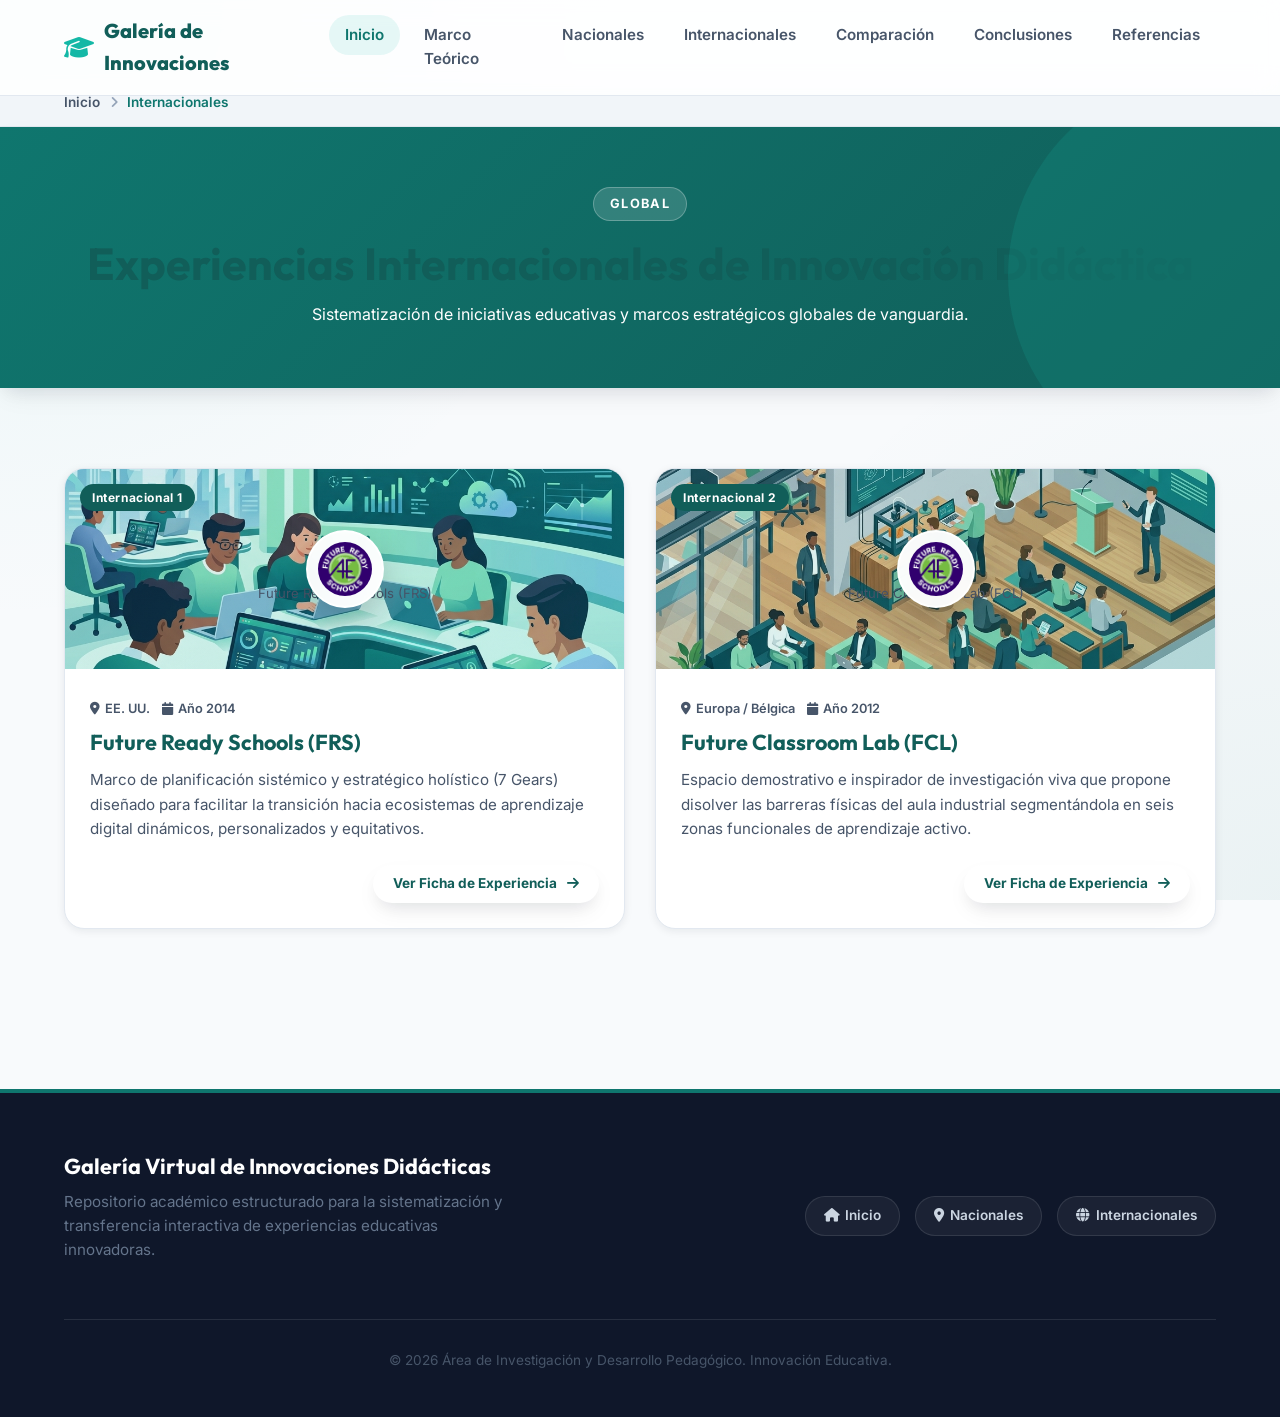
<file: galeria-innovacion/internacional/index.html>
<!DOCTYPE html>
<html lang="es">
<head>
  <meta charset="UTF-8">
  <meta name="viewport" content="width=device-width, initial-scale=1.0">
  <meta name="description" content="Sección de experiencias internacionales de innovación didáctica global.">
  <meta name="author" content="Especialista en Innovación Educativa, Metodologías Activas y TIC">
  <meta name="robots" content="index, follow">
  <meta name="theme-color" content="#0F766E">
  <title>Experiencias Internacionales | Galería de Innovaciones Didácticas</title>
  
  <!-- Font Awesome Icons -->
  <link href="https://cdnjs.cloudflare.com/ajax/libs/font-awesome/6.5.2/css/all.min.css" rel="stylesheet">
  
  <!-- Main Stylesheet -->
  <link rel="stylesheet" href="../css/estilos.css">
</head>
<body>

  <!-- skip link for accessibility -->
  <a href="#contenido-principal" class="skip-link">Saltar al contenido principal</a>

  <!-- Page Loader -->
  <div class="page-loader" id="loader">
    <div class="loader-spinner" role="status" aria-label="Cargando sección"></div>
  </div>

  <!-- Sticky Navigation Header -->
  <header class="site-header" id="site-header">
    <div class="container">
      <div class="navbar-container">
        <a class="navbar-brand" href="../index.html">
          <i class="fa-solid fa-graduation-cap"></i>
          <span>Galería de Innovaciones</span>
        </a>
        <button class="mobile-toggle" id="mobile-toggle" aria-label="Abrir menú de navegación" aria-expanded="false">
          <i class="fa-solid fa-bars"></i>
        </button>
        <nav class="nav-menu" id="nav-menu">
          <ul class="nav-links">
            <li class="nav-item"><a href="../index.html">Inicio</a></li>
            <li class="nav-item"><a href="../index.html#marco-teorico">Marco Teórico</a></li>
            <li class="nav-item"><a href="../nacional/index.html">Nacionales</a></li>
            <li class="nav-item"><a href="index.html" class="active">Internacionales</a></li>
            <li class="nav-item"><a href="../index.html#comparacion">Comparación</a></li>
            <li class="nav-item"><a href="../index.html#conclusiones">Conclusiones</a></li>
            <li class="nav-item"><a href="../index.html#referencias">Referencias</a></li>
          </ul>
        </nav>
      </div>
    </div>
  </header>

  <!-- Breadcrumbs -->
  <nav class="breadcrumb-nav" aria-label="Ruta de navegación">
    <div class="container">
      <ul class="breadcrumb-list">
        <li class="breadcrumb-item"><a href="../index.html">Inicio</a></li>
        <li class="breadcrumb-item active" aria-current="page">Internacionales</li>
      </ul>
    </div>
  </nav>

  <main id="contenido-principal">
    <!-- Hero Header -->
    <section class="hero-home" style="padding: 60px 0; border-radius: 0;">
      <div class="container text-center" style="text-align: center;">
        <span class="hero-kicker">Global</span>
        <h1 style="margin: 0 auto 10px; font-size: clamp(2rem, 4vw, 2.8rem);">Experiencias Internacionales de Innovación Didáctica</h1>
        <p class="hero-lead" style="margin: 0 auto; max-width: 700px;">Sistematización de iniciativas educativas y marcos estratégicos globales de vanguardia.</p>
      </div>
    </section>

    <!-- Cards Grid -->
    <section class="py-5">
      <div class="container">
        <div class="experiences-grid">
          <!-- FRS Card -->
          <article class="experience-card">
            <div class="experience-card-header" style="background-image: url('../img/frs_banner.png');">
              <span class="experience-badge">Internacional 1</span>
              <div class="image-placeholder">
                <i class="fa-solid fa-arrows-to-eye"></i>
                <span>Future Ready Schools (FRS)</span>
              </div>
              <div class="logo-badge" title="Logo FRS">
                <img src="../img/logo-f.png" alt="Logo Future Ready Schools" class="logo-badge-img">
              </div>
            </div>
            <div class="experience-card-body">
              <div class="card-meta">
                <span><i class="fa-solid fa-location-dot"></i> EE. UU.</span>
                <span><i class="fa-solid fa-calendar"></i> Año 2014</span>
              </div>
              <h3>Future Ready Schools (FRS)</h3>
              <p>Marco de planificación sistémico y estratégico holístico (7 Gears) diseñado para facilitar la transición hacia ecosistemas de aprendizaje digital dinámicos, personalizados y equitativos.</p>
              <div class="card-actions" style="justify-content: flex-end;">
                <a href="experiencia1.html" class="hero-cta-btn" style="padding: 8px 20px; font-size: 0.85rem;">
                  Ver Ficha de Experiencia
                  <i class="fa-solid fa-arrow-right"></i>
                </a>
              </div>
            </div>
          </article>

          <!-- FCL Card -->
          <article class="experience-card">
            <div class="experience-card-header" style="background-image: url('../img/fcl_banner.png');">
              <span class="experience-badge">Internacional 2</span>
              <div class="image-placeholder">
                <i class="fa-solid fa-cubes-stacked"></i>
                <span>Future Classroom Lab (FCL)</span>
              </div>
              <div class="logo-badge" title="Logo FCL">
                <img src="../img/logo-f.png" alt="Logo Future Classroom Lab" class="logo-badge-img">
              </div>
            </div>
            <div class="experience-card-body">
              <div class="card-meta">
                <span><i class="fa-solid fa-location-dot"></i> Europa / Bélgica</span>
                <span><i class="fa-solid fa-calendar"></i> Año 2012</span>
              </div>
              <h3>Future Classroom Lab (FCL)</h3>
              <p>Espacio demostrativo e inspirador de investigación viva que propone disolver las barreras físicas del aula industrial segmentándola en seis zonas funcionales de aprendizaje activo.</p>
              <div class="card-actions" style="justify-content: flex-end;">
                <a href="experiencia2.html" class="hero-cta-btn" style="padding: 8px 20px; font-size: 0.85rem;">
                  Ver Ficha de Experiencia
                  <i class="fa-solid fa-arrow-right"></i>
                </a>
              </div>
            </div>
          </article>
        </div>
      </div>
    </section>
  </main>

  <!-- Footer -->
  <footer class="site-footer">
    <div class="container">
      <div class="footer-grid">
        <div class="footer-info">
          <h3>Galería Virtual de Innovaciones Didácticas</h3>
          <p>Repositorio académico estructurado para la sistematización y transferencia interactiva de experiencias educativas innovadoras.</p>
        </div>
        <nav class="footer-nav" aria-label="Enlaces rápidos de navegación">
          <ul class="footer-links">
            <li><a href="../index.html"><i class="fa-solid fa-house"></i> Inicio</a></li>
            <li><a href="../nacional/index.html"><i class="fa-solid fa-location-dot"></i> Nacionales</a></li>
            <li><a href="index.html" class="active"><i class="fa-solid fa-globe"></i> Internacionales</a></li>
          </ul>
        </nav>
      </div>
      <div class="footer-bottom">
        <p>&copy; 2026 Área de Investigación y Desarrollo Pedagógico. Innovación Educativa.</p>
      </div>
    </div>
  </footer>

  <!-- Main JavaScript -->
  <script src="../js/script.js"></script>
</body>
</html>
</file>
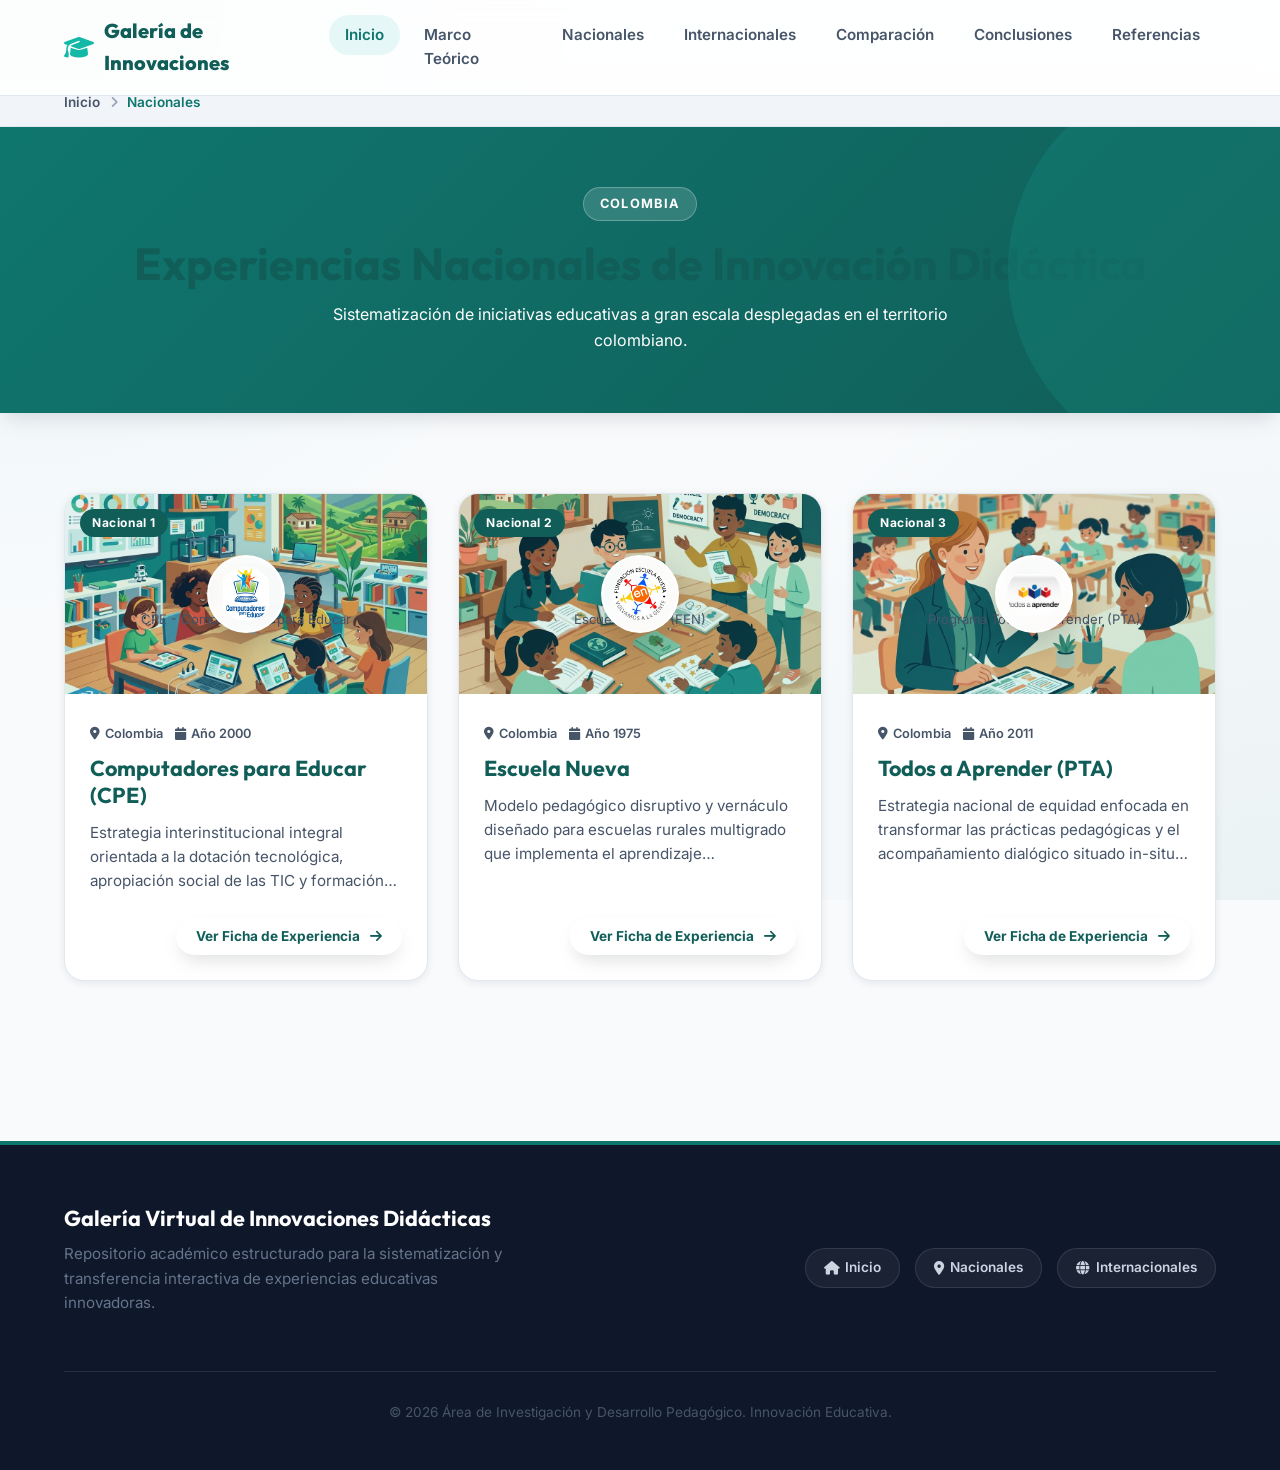
<file: galeria-innovacion/nacional/index.html>
<!DOCTYPE html>
<html lang="es">
<head>
  <meta charset="UTF-8">
  <meta name="viewport" content="width=device-width, initial-scale=1.0">
  <meta name="description" content="Sección de experiencias nacionales de innovación didáctica de Colombia.">
  <meta name="author" content="Especialista en Innovación Educativa, Metodologías Activas y TIC">
  <meta name="robots" content="index, follow">
  <meta name="theme-color" content="#0F766E">
  <title>Experiencias Nacionales | Galería de Innovaciones Didácticas</title>
  
  <!-- Font Awesome Icons -->
  <link href="https://cdnjs.cloudflare.com/ajax/libs/font-awesome/6.5.2/css/all.min.css" rel="stylesheet">
  
  <!-- Main Stylesheet -->
  <link rel="stylesheet" href="../css/estilos.css">
</head>
<body>

  <!-- skip link for accessibility -->
  <a href="#contenido-principal" class="skip-link">Saltar al contenido principal</a>

  <!-- Page Loader -->
  <div class="page-loader" id="loader">
    <div class="loader-spinner" role="status" aria-label="Cargando sección"></div>
  </div>

  <!-- Sticky Navigation Header -->
  <header class="site-header" id="site-header">
    <div class="container">
      <div class="navbar-container">
        <a class="navbar-brand" href="../index.html">
          <i class="fa-solid fa-graduation-cap"></i>
          <span>Galería de Innovaciones</span>
        </a>
        <button class="mobile-toggle" id="mobile-toggle" aria-label="Abrir menú de navegación" aria-expanded="false">
          <i class="fa-solid fa-bars"></i>
        </button>
        <nav class="nav-menu" id="nav-menu">
          <ul class="nav-links">
            <li class="nav-item"><a href="../index.html">Inicio</a></li>
            <li class="nav-item"><a href="../index.html#marco-teorico">Marco Teórico</a></li>
            <li class="nav-item"><a href="index.html" class="active">Nacionales</a></li>
            <li class="nav-item"><a href="../internacional/index.html">Internacionales</a></li>
            <li class="nav-item"><a href="../index.html#comparacion">Comparación</a></li>
            <li class="nav-item"><a href="../index.html#conclusiones">Conclusiones</a></li>
            <li class="nav-item"><a href="../index.html#referencias">Referencias</a></li>
          </ul>
        </nav>
      </div>
    </div>
  </header>

  <!-- Breadcrumbs -->
  <nav class="breadcrumb-nav" aria-label="Ruta de navegación">
    <div class="container">
      <ul class="breadcrumb-list">
        <li class="breadcrumb-item"><a href="../index.html">Inicio</a></li>
        <li class="breadcrumb-item active" aria-current="page">Nacionales</li>
      </ul>
    </div>
  </nav>

  <main id="contenido-principal">
    <!-- Hero Header -->
    <section class="hero-home" style="padding: 60px 0; border-radius: 0;">
      <div class="container text-center" style="text-align: center;">
        <span class="hero-kicker">Colombia</span>
        <h1 style="margin: 0 auto 10px; font-size: clamp(2rem, 4vw, 2.8rem);">Experiencias Nacionales de Innovación Didáctica</h1>
        <p class="hero-lead" style="margin: 0 auto; max-width: 700px;">Sistematización de iniciativas educativas a gran escala desplegadas en el territorio colombiano.</p>
      </div>
    </section>

    <!-- Cards Grid -->
    <section class="py-5">
      <div class="container">
        <div class="experiences-grid">
          <!-- CPE Card -->
          <article class="experience-card">
            <div class="experience-card-header" style="background-image: url('../img/cpe_banner.png');">
              <span class="experience-badge">Nacional 1</span>
              <div class="image-placeholder">
                <i class="fa-solid fa-laptop-code"></i>
                <span>CPE - Computadores para Educar</span>
              </div>
              <div class="logo-badge" title="Logo CPE" aria-label="Logo CPE">
                <img src="../img/logo-computadores.JPG" alt="Logo Computadores para Educar" class="logo-badge-img" loading="lazy">
              </div>
            </div>
            <div class="experience-card-body">
              <div class="card-meta">
                <span><i class="fa-solid fa-location-dot"></i> Colombia</span>
                <span><i class="fa-solid fa-calendar"></i> Año 2000</span>
              </div>
              <h3>Computadores para Educar (CPE)</h3>
              <p>Estrategia interinstitucional integral orientada a la dotación tecnológica, apropiación social de las TIC y formación docente situada basada en el modelo TPACK para fortalecer la ruralidad colombiana.</p>
              <div class="card-actions" style="justify-content: flex-end;">
                <a href="experiencia1.html" class="hero-cta-btn" style="padding: 8px 20px; font-size: 0.85rem;">
                  Ver Ficha de Experiencia
                  <i class="fa-solid fa-arrow-right"></i>
                </a>
              </div>
            </div>
          </article>

          <!-- Escuela Nueva Card -->
          <article class="experience-card">
            <div class="experience-card-header" style="background-image: url('../img/escuela_nueva_banner.png');">
              <span class="experience-badge">Nacional 2</span>
              <div class="image-placeholder">
                <i class="fa-solid fa-users-viewfinder"></i>
                <span>Escuela Nueva (FEN)</span>
              </div>
              <div class="logo-badge" title="Logo FEN">
                <img src="../img/logo-nueva.jpg" alt="Logo Escuela Nueva" class="logo-badge-img">
              </div>
            </div>
            <div class="experience-card-body">
              <div class="card-meta">
                <span><i class="fa-solid fa-location-dot"></i> Colombia</span>
                <span><i class="fa-solid fa-calendar"></i> Año 1975</span>
              </div>
              <h3>Escuela Nueva</h3>
              <p>Modelo pedagógico disruptivo y vernáculo diseñado para escuelas rurales multigrado que implementa el aprendizaje personalizado, guías de autoaprendizaje autogestionado y gobierno escolar democrático.</p>
              <div class="card-actions" style="justify-content: flex-end;">
                <a href="experiencia2.html" class="hero-cta-btn" style="padding: 8px 20px; font-size: 0.85rem;">
                  Ver Ficha de Experiencia
                  <i class="fa-solid fa-arrow-right"></i>
                </a>
              </div>
            </div>
          </article>

          <!-- PTA Card -->
          <article class="experience-card">
            <div class="experience-card-header" style="background-image: url('../img/pta_banner.png');">
              <span class="experience-badge">Nacional 3</span>
              <div class="image-placeholder">
                <i class="fa-solid fa-chalkboard-user"></i>
                <span>Programa Todos a Aprender (PTA)</span>
              </div>
              <div class="logo-badge" title="Logo PTA">
                <img src="../img/logo-todos.png" alt="Logo Programa Todos a Aprender" class="logo-badge-img">
              </div>
            </div>
            <div class="experience-card-body">
              <div class="card-meta">
                <span><i class="fa-solid fa-location-dot"></i> Colombia</span>
                <span><i class="fa-solid fa-calendar"></i> Año 2011</span>
              </div>
              <h3>Todos a Aprender (PTA)</h3>
              <p>Estrategia nacional de equidad enfocada en transformar las prácticas pedagógicas y el acompañamiento dialógico situado in-situ por medio de tutores docentes y comunidades de aprendizaje (CDA).</p>
              <div class="card-actions" style="justify-content: flex-end;">
                <a href="experiencia3.html" class="hero-cta-btn" style="padding: 8px 20px; font-size: 0.85rem;">
                  Ver Ficha de Experiencia
                  <i class="fa-solid fa-arrow-right"></i>
                </a>
              </div>
            </div>
          </article>
        </div>
      </div>
    </section>
  </main>

  <!-- Footer -->
  <footer class="site-footer">
    <div class="container">
      <div class="footer-grid">
        <div class="footer-info">
          <h3>Galería Virtual de Innovaciones Didácticas</h3>
          <p>Repositorio académico estructurado para la sistematización y transferencia interactiva de experiencias educativas innovadoras.</p>
        </div>
        <nav class="footer-nav" aria-label="Enlaces rápidos de navegación">
          <ul class="footer-links">
            <li><a href="../index.html"><i class="fa-solid fa-house"></i> Inicio</a></li>
            <li><a href="index.html" class="active"><i class="fa-solid fa-location-dot"></i> Nacionales</a></li>
            <li><a href="../internacional/index.html"><i class="fa-solid fa-globe"></i> Internacionales</a></li>
          </ul>
        </nav>
      </div>
      <div class="footer-bottom">
        <p>&copy; 2026 Área de Investigación y Desarrollo Pedagógico. Innovación Educativa.</p>
      </div>
    </div>
  </footer>

  <!-- Main JavaScript -->
  <script src="../js/script.js"></script>
</body>
</html>
</file>
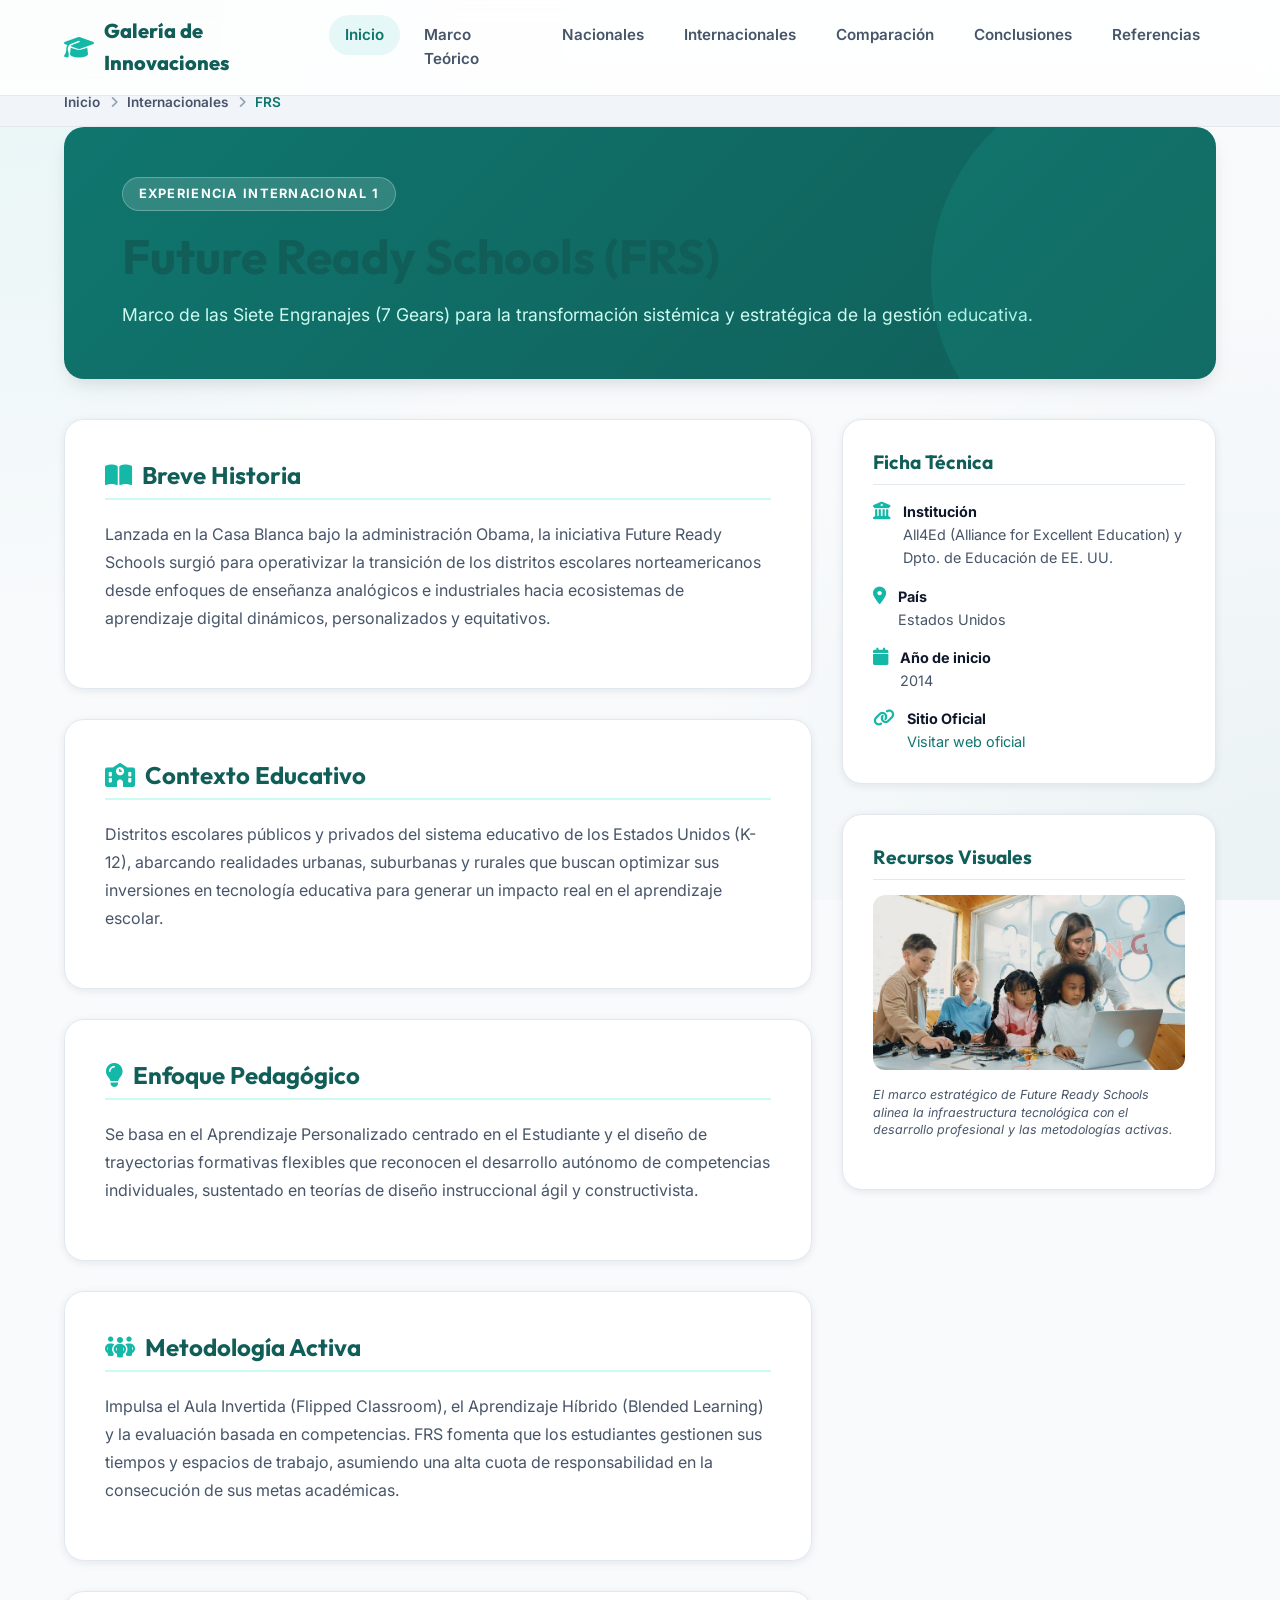
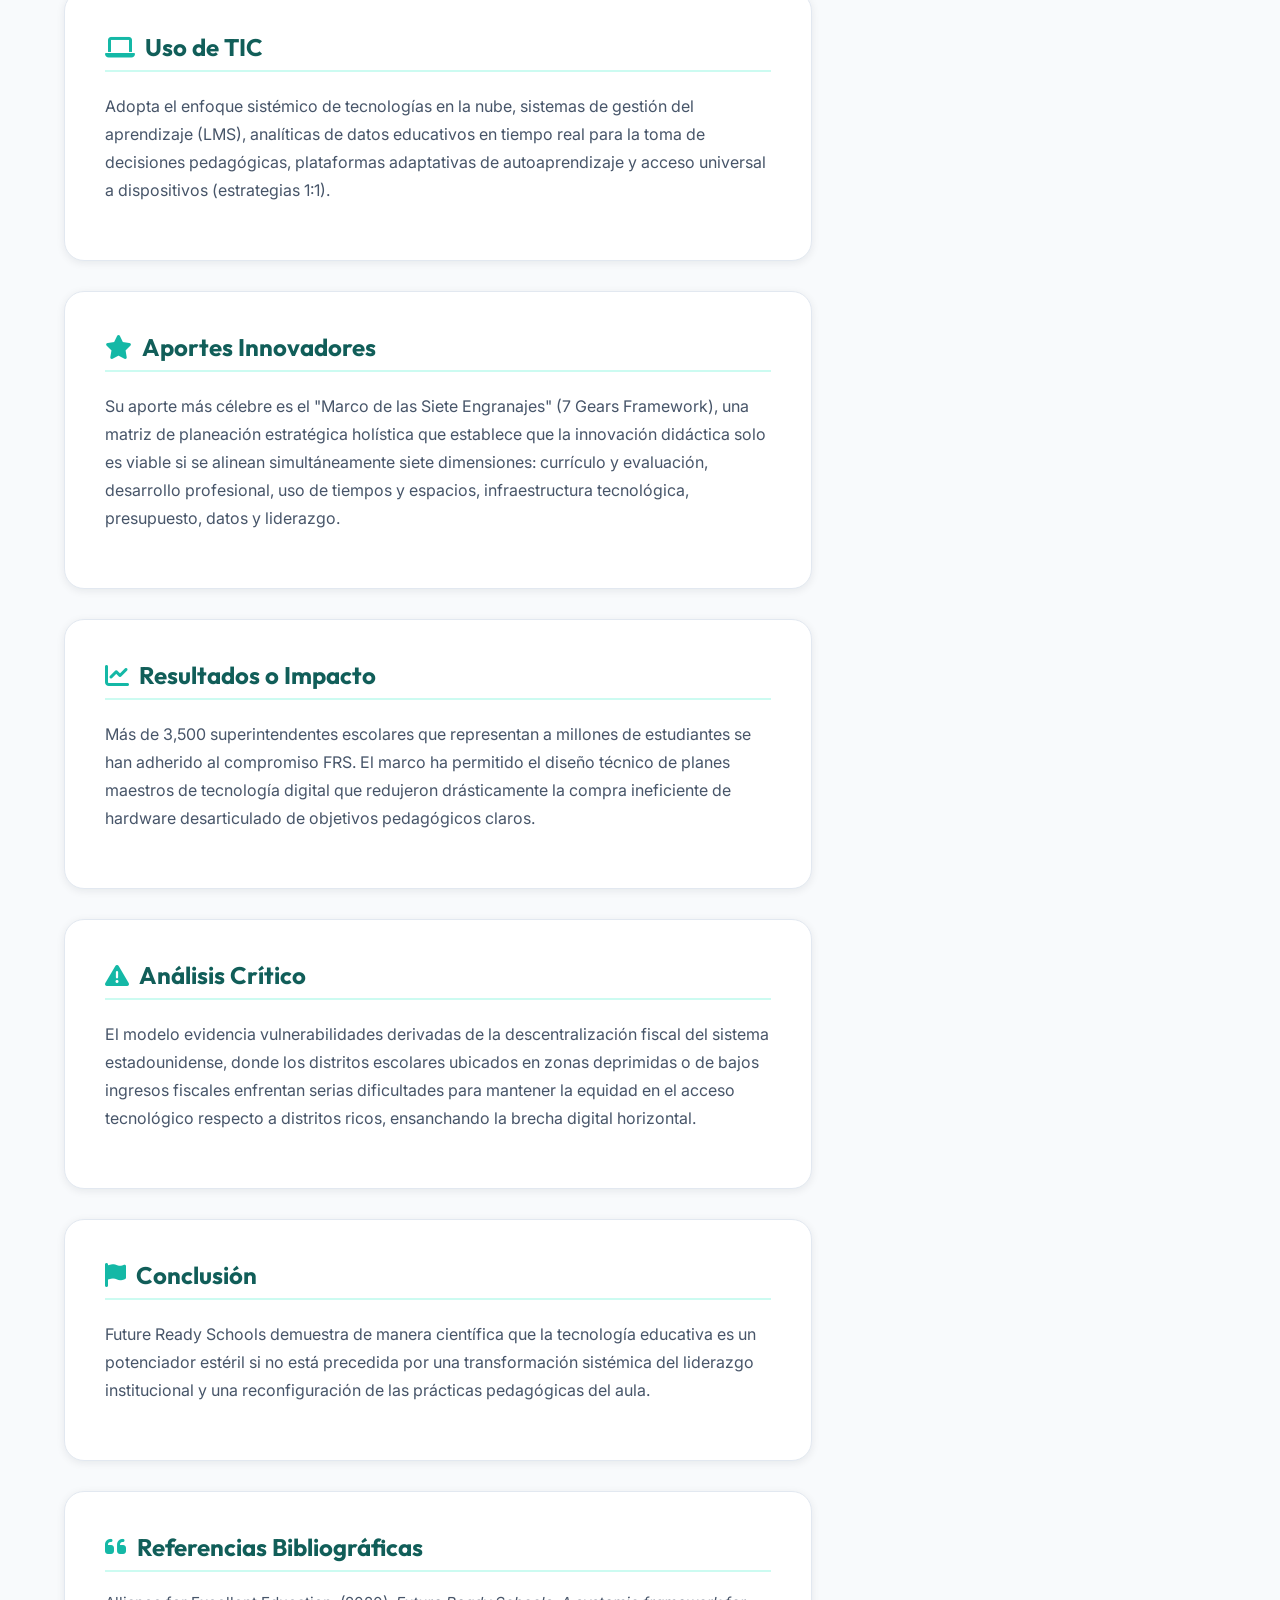
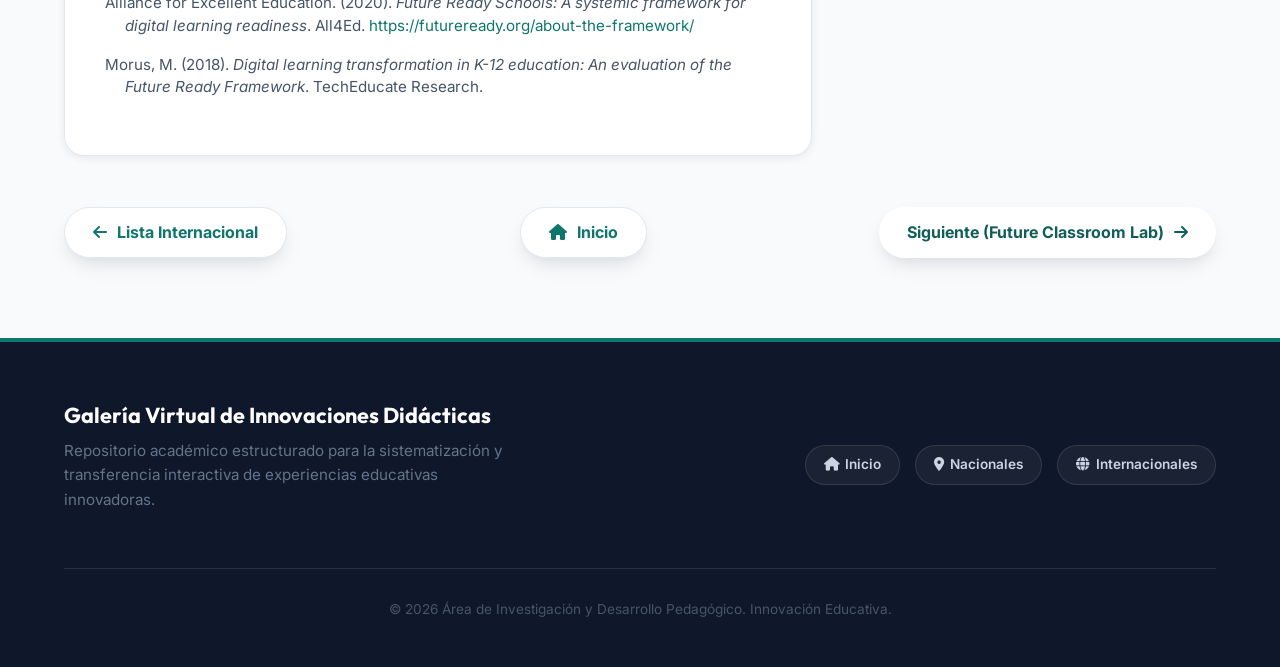
<file: galeria-innovacion/internacional/experiencia1.html>
<!DOCTYPE html>
<html lang="es">
<head>
  <meta charset="UTF-8">
  <meta name="viewport" content="width=device-width, initial-scale=1.0">
  <meta name="description" content="Análisis detallado de la experiencia didáctica Future Ready Schools (FRS) en Estados Unidos.">
  <meta name="author" content="Especialista en Innovación Educativa, Metodologías Activas y TIC">
  <meta name="robots" content="index, follow">
  <meta name="theme-color" content="#0F766E">
  <title>Future Ready Schools | Galería de Innovaciones Didácticas</title>
  
  <!-- Font Awesome Icons -->
  <link href="https://cdnjs.cloudflare.com/ajax/libs/font-awesome/6.5.2/css/all.min.css" rel="stylesheet">
  
  <!-- Main Stylesheet -->
  <link rel="stylesheet" href="../css/estilos.css">
</head>
<body>

  <!-- skip link for accessibility -->
  <a href="#contenido-principal" class="skip-link">Saltar al contenido principal</a>

  <!-- Page Loader -->
  <div class="page-loader" id="loader">
    <div class="loader-spinner" role="status" aria-label="Cargando experiencia"></div>
  </div>

  <!-- Sticky Navigation Header -->
  <header class="site-header" id="site-header">
    <div class="container">
      <div class="navbar-container">
        <a class="navbar-brand" href="../index.html">
          <i class="fa-solid fa-graduation-cap"></i>
          <span>Galería de Innovaciones</span>
        </a>
        <button class="mobile-toggle" id="mobile-toggle" aria-label="Abrir menú de navegación" aria-expanded="false">
          <i class="fa-solid fa-bars"></i>
        </button>
        <nav class="nav-menu" id="nav-menu">
          <ul class="nav-links">
            <li class="nav-item"><a href="../index.html">Inicio</a></li>
            <li class="nav-item"><a href="../index.html#marco-teorico">Marco Teórico</a></li>
            <li class="nav-item"><a href="../nacional/index.html">Nacionales</a></li>
            <li class="nav-item"><a href="index.html" class="active">Internacionales</a></li>
            <li class="nav-item"><a href="../index.html#comparacion">Comparación</a></li>
            <li class="nav-item"><a href="../index.html#conclusiones">Conclusiones</a></li>
            <li class="nav-item"><a href="../index.html#referencias">Referencias</a></li>
          </ul>
        </nav>
      </div>
    </div>
  </header>

  <!-- Breadcrumbs -->
  <nav class="breadcrumb-nav" aria-label="Ruta de navegación">
    <div class="container">
      <ul class="breadcrumb-list">
        <li class="breadcrumb-item"><a href="../index.html">Inicio</a></li>
        <li class="breadcrumb-item"><a href="index.html">Internacionales</a></li>
        <li class="breadcrumb-item active" aria-current="page">FRS</li>
      </ul>
    </div>
  </nav>

  <main id="contenido-principal" class="container py-5">
    <!-- Hero Header of Detail -->
    <section class="hero-home" style="padding: 50px 0; border-radius: var(--radius-lg); margin-bottom: 30px;">
      <div class="container">
        <span class="hero-kicker">Experiencia Internacional 1</span>
        <h1 style="margin: 0 0 15px; font-size: clamp(2rem, 5vw, 3rem);">Future Ready Schools (FRS)</h1>
        <p class="hero-lead" style="margin: 0; font-size: 1.1rem; color: var(--color-accent-light);">Marco de las Siete Engranajes (7 Gears) para la transformación sistémica y estratégica de la gestión educativa.</p>
      </div>
    </section>

    <!-- Main Detail Sheet Layout -->
    <div class="detail-sheet-grid">
      <!-- Main Content Area -->
      <div class="detail-main-content">
        <!-- Breve Historia -->
        <article class="detail-card reveal-on-scroll">
          <h2><i class="fa-solid fa-book-open"></i> Breve Historia</h2>
          <p>Lanzada en la Casa Blanca bajo la administración Obama, la iniciativa Future Ready Schools surgió para operativizar la transición de los distritos escolares norteamericanos desde enfoques de enseñanza analógicos e industriales hacia ecosistemas de aprendizaje digital dinámicos, personalizados y equitativos.</p>
        </article>

        <!-- Contexto Educativo -->
        <article class="detail-card reveal-on-scroll">
          <h2><i class="fa-solid fa-school"></i> Contexto Educativo</h2>
          <p>Distritos escolares públicos y privados del sistema educativo de los Estados Unidos (K-12), abarcando realidades urbanas, suburbanas y rurales que buscan optimizar sus inversiones en tecnología educativa para generar un impacto real en el aprendizaje escolar.</p>
        </article>

        <!-- Enfoque Pedagógico -->
        <article class="detail-card reveal-on-scroll">
          <h2><i class="fa-solid fa-lightbulb"></i> Enfoque Pedagógico</h2>
          <p>Se basa en el Aprendizaje Personalizado centrado en el Estudiante y el diseño de trayectorias formativas flexibles que reconocen el desarrollo autónomo de competencias individuales, sustentado en teorías de diseño instruccional ágil y constructivista.</p>
        </article>

        <!-- Metodología Activa -->
        <article class="detail-card reveal-on-scroll">
          <h2><i class="fa-solid fa-people-group"></i> Metodología Activa</h2>
          <p>Impulsa el Aula Invertida (Flipped Classroom), el Aprendizaje Híbrido (Blended Learning) y la evaluación basada en competencias. FRS fomenta que los estudiantes gestionen sus tiempos y espacios de trabajo, asumiendo una alta cuota de responsabilidad en la consecución de sus metas académicas.</p>
        </article>

        <!-- Uso de TIC -->
        <article class="detail-card reveal-on-scroll">
          <h2><i class="fa-solid fa-laptop"></i> Uso de TIC</h2>
          <p>Adopta el enfoque sistémico de tecnologías en la nube, sistemas de gestión del aprendizaje (LMS), analíticas de datos educativos en tiempo real para la toma de decisiones pedagógicas, plataformas adaptativas de autoaprendizaje y acceso universal a dispositivos (estrategias 1:1).</p>
        </article>

        <!-- Aportes Innovadores -->
        <article class="detail-card reveal-on-scroll">
          <h2><i class="fa-solid fa-star"></i> Aportes Innovadores</h2>
          <p>Su aporte más célebre es el "Marco de las Siete Engranajes" (7 Gears Framework), una matriz de planeación estratégica holística que establece que la innovación didáctica solo es viable si se alinean simultáneamente siete dimensiones: currículo y evaluación, desarrollo profesional, uso de tiempos y espacios, infraestructura tecnológica, presupuesto, datos y liderazgo.</p>
        </article>

        <!-- Resultados o Impacto -->
        <article class="detail-card reveal-on-scroll">
          <h2><i class="fa-solid fa-chart-line"></i> Resultados o Impacto</h2>
          <p>Más de 3,500 superintendentes escolares que representan a millones de estudiantes se han adherido al compromiso FRS. El marco ha permitido el diseño técnico de planes maestros de tecnología digital que redujeron drásticamente la compra ineficiente de hardware desarticulado de objetivos pedagógicos claros.</p>
        </article>

        <!-- Análisis Crítico -->
        <article class="detail-card reveal-on-scroll">
          <h2><i class="fa-solid fa-triangle-exclamation"></i> Análisis Crítico</h2>
          <p>El modelo evidencia vulnerabilidades derivadas de la descentralización fiscal del sistema estadounidense, donde los distritos escolares ubicados en zonas deprimidas o de bajos ingresos fiscales enfrentan serias dificultades para mantener la equidad en el acceso tecnológico respecto a distritos ricos, ensanchando la brecha digital horizontal.</p>
        </article>

        <!-- Conclusión -->
        <article class="detail-card reveal-on-scroll">
          <h2><i class="fa-solid fa-flag"></i> Conclusión</h2>
          <p>Future Ready Schools demuestra de manera científica que la tecnología educativa es un potenciador estéril si no está precedida por una transformación sistémica del liderazgo institucional y una reconfiguración de las prácticas pedagógicas del aula.</p>
        </article>

        <!-- Referencias -->
        <article class="detail-card reveal-on-scroll">
          <h2><i class="fa-solid fa-quote-left"></i> Referencias Bibliográficas</h2>
          <p style="padding-left: 20px; text-indent: -20px; font-size: 0.95rem; line-height: 1.5; color: var(--color-text-muted);">Alliance for Excellent Education. (2020). <em>Future Ready Schools: A systemic framework for digital learning readiness</em>. All4Ed. <a href="https://futureready.org/about-the-framework/" target="_blank" rel="noopener noreferrer">https://futureready.org/about-the-framework/</a></p>
          <p style="padding-left: 20px; text-indent: -20px; font-size: 0.95rem; line-height: 1.5; color: var(--color-text-muted); margin-top: 10px;">Morus, M. (2018). <em>Digital learning transformation in K-12 education: An evaluation of the Future Ready Framework</em>. TechEducate Research.</p>
        </article>
      </div>

      <!-- Sidebar Area -->
      <aside class="detail-sidebar">
        <!-- Metadata Widget -->
        <div class="sidebar-widget">
          <h3>Ficha Técnica</h3>
          <ul class="sidebar-meta-list">
            <li>
              <i class="fa-solid fa-building-columns"></i>
              <div>
                <strong>Institución</strong>
                <span>All4Ed (Alliance for Excellent Education) y Dpto. de Educación de EE. UU.</span>
              </div>
            </li>
            <li>
              <i class="fa-solid fa-location-dot"></i>
              <div>
                <strong>País</strong>
                <span>Estados Unidos</span>
              </div>
            </li>
            <li>
              <i class="fa-solid fa-calendar"></i>
              <div>
                <strong>Año de inicio</strong>
                <span>2014</span>
              </div>
            </li>
            <li>
              <i class="fa-solid fa-link"></i>
              <div>
                <strong>Sitio Oficial</strong>
                <span><a href="http://futureready.org" target="_blank" rel="noopener noreferrer">Visitar web oficial</a></span>
              </div>
            </li>
          </ul>
        </div>

        <!-- Graphic Resources Widget -->
        <div class="sidebar-widget">
          <h3>Recursos Visuales</h3>
          <div class="drawer-image-card" style="padding: 0; overflow: hidden; background: none; border: none; box-shadow: none; margin-bottom: 20px;">
            <img src="../img/future.jpg" alt="Estudiantes en un entorno flexible con portátiles" style="width: 100%; border-radius: var(--radius-md); object-fit: cover; aspect-ratio: 16/9; display: block;">
            <p style="font-size: 0.78rem; color: var(--color-text-muted); margin-top: 8px; font-style: italic; line-height: 1.4; text-align: left;">El marco estratégico de Future Ready Schools alinea la infraestructura tecnológica con el desarrollo profesional y las metodologías activas.</p>
          </div>
        </div>
      </aside>
    </div>

    <!-- Bottom Navigation -->
    <nav class="detail-nav" aria-label="Navegación de experiencia" style="display: flex; gap: 15px; margin-top: 50px; justify-content: space-between;">
      <a class="hero-cta-btn" href="index.html" style="background: var(--color-surface); color: var(--color-primary); border: 1px solid var(--color-border);"><i class="fa-solid fa-arrow-left"></i> Lista Internacional</a>
      <a class="hero-cta-btn" href="../index.html" style="background: var(--color-surface); color: var(--color-primary); border: 1px solid var(--color-border);"><i class="fa-solid fa-house"></i> Inicio</a>
      <a class="hero-cta-btn" href="experiencia2.html">Siguiente (Future Classroom Lab) <i class="fa-solid fa-arrow-right"></i></a>
    </nav>
  </main>

  <!-- Footer -->
  <footer class="site-footer">
    <div class="container">
      <div class="footer-grid">
        <div class="footer-info">
          <h3>Galería Virtual de Innovaciones Didácticas</h3>
          <p>Repositorio académico estructurado para la sistematización y transferencia interactiva de experiencias educativas innovadoras.</p>
        </div>
        <nav class="footer-nav" aria-label="Enlaces rápidos de navegación">
          <ul class="footer-links">
            <li><a href="../index.html"><i class="fa-solid fa-house"></i> Inicio</a></li>
            <li><a href="../nacional/index.html"><i class="fa-solid fa-location-dot"></i> Nacionales</a></li>
            <li><a href="index.html" class="active"><i class="fa-solid fa-globe"></i> Internacionales</a></li>
          </ul>
        </nav>
      </div>
      <div class="footer-bottom">
        <p>&copy; 2026 Área de Investigación y Desarrollo Pedagógico. Innovación Educativa.</p>
      </div>
    </div>
  </footer>

  <!-- Main JS -->
  <script src="../js/script.js"></script>
</body>
</html>
</file>
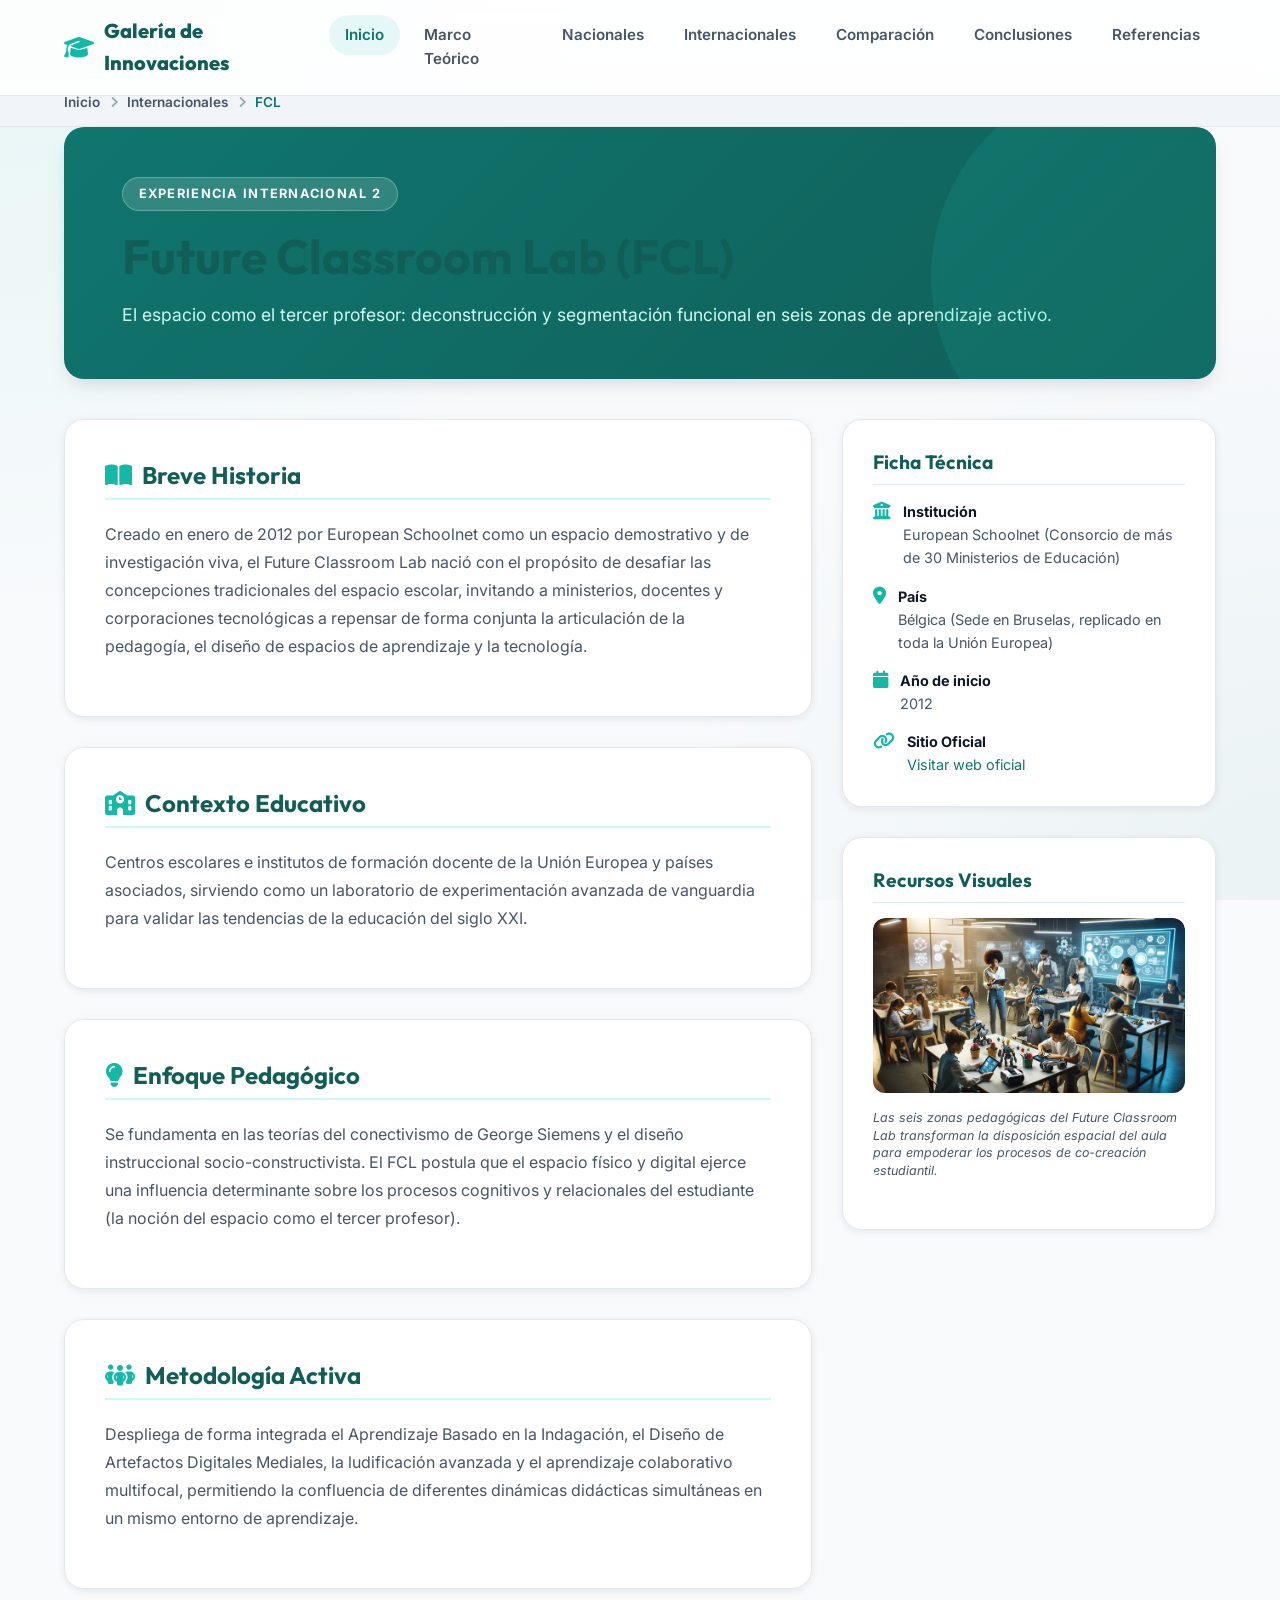
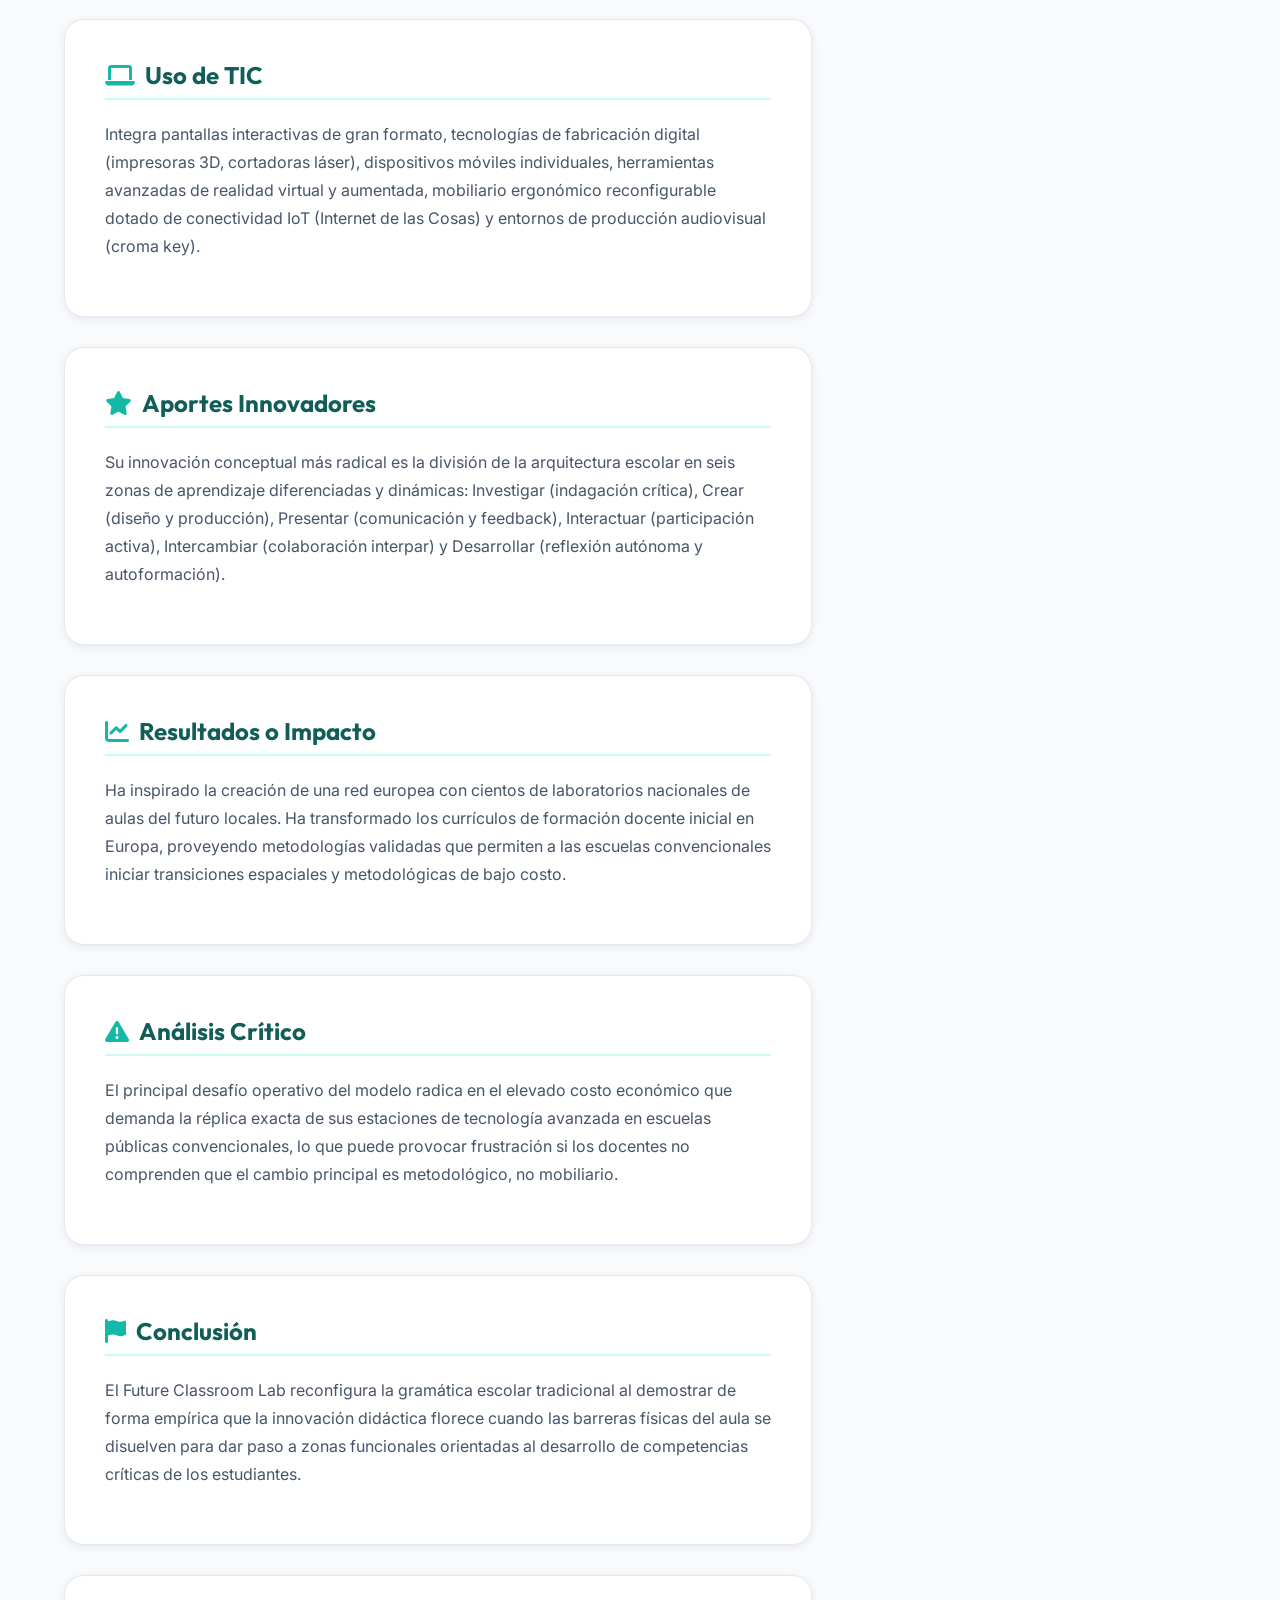
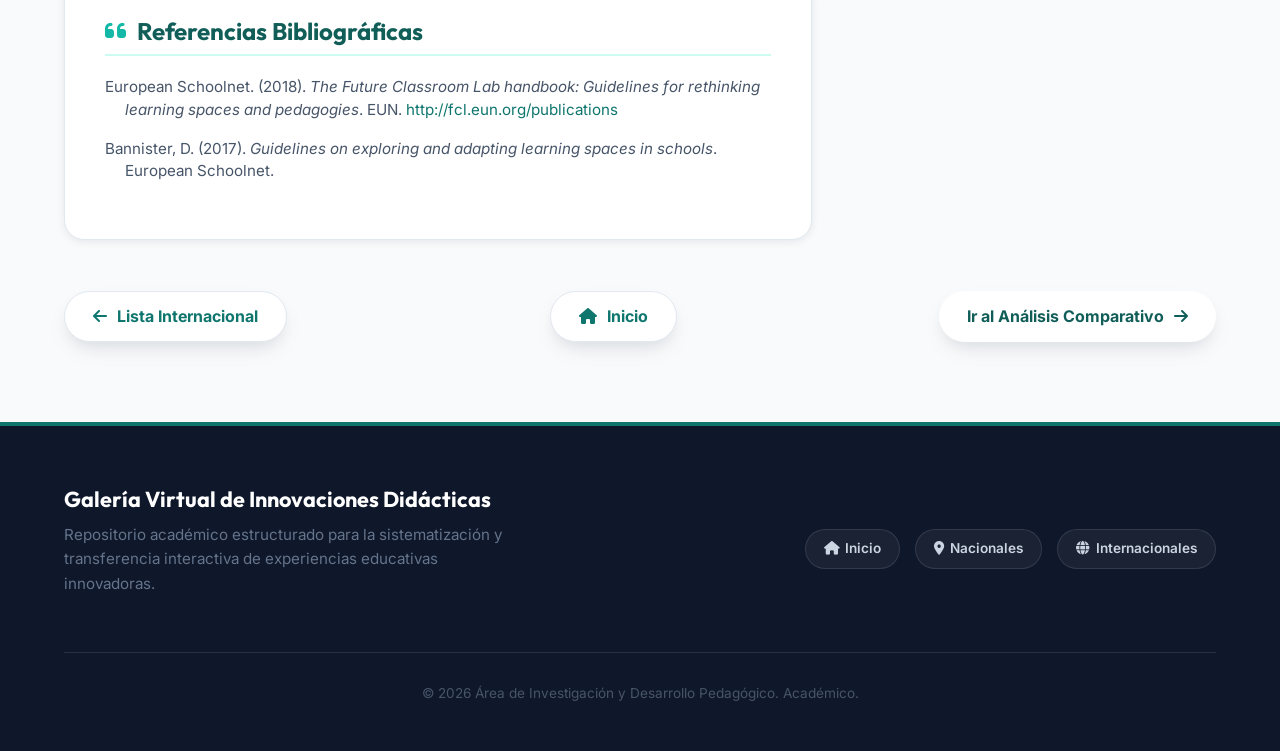
<file: galeria-innovacion/internacional/experiencia2.html>
<!DOCTYPE html>
<html lang="es">
<head>
  <meta charset="UTF-8">
  <meta name="viewport" content="width=device-width, initial-scale=1.0">
  <meta name="description" content="Análisis detallado de la experiencia didáctica Future Classroom Lab (FCL) en Europa.">
  <meta name="author" content="Especialista en Innovación Educativa, Metodologías Activas y TIC">
  <meta name="robots" content="index, follow">
  <meta name="theme-color" content="#0F766E">
  <title>Future Classroom Lab | Galería de Innovaciones Didácticas</title>
  
  <!-- Font Awesome Icons -->
  <link href="https://cdnjs.cloudflare.com/ajax/libs/font-awesome/6.5.2/css/all.min.css" rel="stylesheet">
  
  <!-- Main Stylesheet -->
  <link rel="stylesheet" href="../css/estilos.css">
</head>
<body>

  <!-- skip link for accessibility -->
  <a href="#contenido-principal" class="skip-link">Saltar al contenido principal</a>

  <!-- Page Loader -->
  <div class="page-loader" id="loader">
    <div class="loader-spinner" role="status" aria-label="Cargando experiencia"></div>
  </div>

  <!-- Sticky Navigation Header -->
  <header class="site-header" id="site-header">
    <div class="container">
      <div class="navbar-container">
        <a class="navbar-brand" href="../index.html">
          <i class="fa-solid fa-graduation-cap"></i>
          <span>Galería de Innovaciones</span>
        </a>
        <button class="mobile-toggle" id="mobile-toggle" aria-label="Abrir menú de navegación" aria-expanded="false">
          <i class="fa-solid fa-bars"></i>
        </button>
        <nav class="nav-menu" id="nav-menu">
          <ul class="nav-links">
            <li class="nav-item"><a href="../index.html">Inicio</a></li>
            <li class="nav-item"><a href="../index.html#marco-teorico">Marco Teórico</a></li>
            <li class="nav-item"><a href="../nacional/index.html">Nacionales</a></li>
            <li class="nav-item"><a href="index.html" class="active">Internacionales</a></li>
            <li class="nav-item"><a href="../index.html#comparacion">Comparación</a></li>
            <li class="nav-item"><a href="../index.html#conclusiones">Conclusiones</a></li>
            <li class="nav-item"><a href="../index.html#referencias">Referencias</a></li>
          </ul>
        </nav>
      </div>
    </div>
  </header>

  <!-- Breadcrumbs -->
  <nav class="breadcrumb-nav" aria-label="Ruta de navegación">
    <div class="container">
      <ul class="breadcrumb-list">
        <li class="breadcrumb-item"><a href="../index.html">Inicio</a></li>
        <li class="breadcrumb-item"><a href="index.html">Internacionales</a></li>
        <li class="breadcrumb-item active" aria-current="page">FCL</li>
      </ul>
    </div>
  </nav>

  <main id="contenido-principal" class="container py-5">
    <!-- Hero Header of Detail -->
    <section class="hero-home" style="padding: 50px 0; border-radius: var(--radius-lg); margin-bottom: 30px;">
      <div class="container">
        <span class="hero-kicker">Experiencia Internacional 2</span>
        <h1 style="margin: 0 0 15px; font-size: clamp(2rem, 5vw, 3rem);">Future Classroom Lab (FCL)</h1>
        <p class="hero-lead" style="margin: 0; font-size: 1.1rem; color: var(--color-accent-light);">El espacio como el tercer profesor: deconstrucción y segmentación funcional en seis zonas de aprendizaje activo.</p>
      </div>
    </section>

    <!-- Main Detail Sheet Layout -->
    <div class="detail-sheet-grid">
      <!-- Main Content Area -->
      <div class="detail-main-content">
        <!-- Breve Historia -->
        <article class="detail-card reveal-on-scroll">
          <h2><i class="fa-solid fa-book-open"></i> Breve Historia</h2>
          <p>Creado en enero de 2012 por European Schoolnet como un espacio demostrativo y de investigación viva, el Future Classroom Lab nació con el propósito de desafiar las concepciones tradicionales del espacio escolar, invitando a ministerios, docentes y corporaciones tecnológicas a repensar de forma conjunta la articulación de la pedagogía, el diseño de espacios de aprendizaje y la tecnología.</p>
        </article>

        <!-- Contexto Educativo -->
        <article class="detail-card reveal-on-scroll">
          <h2><i class="fa-solid fa-school"></i> Contexto Educativo</h2>
          <p>Centros escolares e institutos de formación docente de la Unión Europea y países asociados, sirviendo como un laboratorio de experimentación avanzada de vanguardia para validar las tendencias de la educación del siglo XXI.</p>
        </article>

        <!-- Enfoque Pedagógico -->
        <article class="detail-card reveal-on-scroll">
          <h2><i class="fa-solid fa-lightbulb"></i> Enfoque Pedagógico</h2>
          <p>Se fundamenta en las teorías del conectivismo de George Siemens y el diseño instruccional socio-constructivista. El FCL postula que el espacio físico y digital ejerce una influencia determinante sobre los procesos cognitivos y relacionales del estudiante (la noción del espacio como el tercer profesor).</p>
        </article>

        <!-- Metodología Activa -->
        <article class="detail-card reveal-on-scroll">
          <h2><i class="fa-solid fa-people-group"></i> Metodología Activa</h2>
          <p>Despliega de forma integrada el Aprendizaje Basado en la Indagación, el Diseño de Artefactos Digitales Mediales, la ludificación avanzada y el aprendizaje colaborativo multifocal, permitiendo la confluencia de diferentes dinámicas didácticas simultáneas en un mismo entorno de aprendizaje.</p>
        </article>

        <!-- Uso de TIC -->
        <article class="detail-card reveal-on-scroll">
          <h2><i class="fa-solid fa-laptop"></i> Uso de TIC</h2>
          <p>Integra pantallas interactivas de gran formato, tecnologías de fabricación digital (impresoras 3D, cortadoras láser), dispositivos móviles individuales, herramientas avanzadas de realidad virtual y aumentada, mobiliario ergonómico reconfigurable dotado de conectividad IoT (Internet de las Cosas) y entornos de producción audiovisual (croma key).</p>
        </article>

        <!-- Aportes Innovadores -->
        <article class="detail-card reveal-on-scroll">
          <h2><i class="fa-solid fa-star"></i> Aportes Innovadores</h2>
          <p>Su innovación conceptual más radical es la división de la arquitectura escolar en seis zonas de aprendizaje diferenciadas y dinámicas: Investigar (indagación crítica), Crear (diseño y producción), Presentar (comunicación y feedback), Interactuar (participación activa), Intercambiar (colaboración interpar) y Desarrollar (reflexión autónoma y autoformación).</p>
        </article>

        <!-- Resultados o Impacto -->
        <article class="detail-card reveal-on-scroll">
          <h2><i class="fa-solid fa-chart-line"></i> Resultados o Impacto</h2>
          <p>Ha inspirado la creación de una red europea con cientos de laboratorios nacionales de aulas del futuro locales. Ha transformado los currículos de formación docente inicial en Europa, proveyendo metodologías validadas que permiten a las escuelas convencionales iniciar transiciones espaciales y metodológicas de bajo costo.</p>
        </article>

        <!-- Análisis Crítico -->
        <article class="detail-card reveal-on-scroll">
          <h2><i class="fa-solid fa-triangle-exclamation"></i> Análisis Crítico</h2>
          <p>El principal desafío operativo del modelo radica en el elevado costo económico que demanda la réplica exacta de sus estaciones de tecnología avanzada en escuelas públicas convencionales, lo que puede provocar frustración si los docentes no comprenden que el cambio principal es metodológico, no mobiliario.</p>
        </article>

        <!-- Conclusión -->
        <article class="detail-card reveal-on-scroll">
          <h2><i class="fa-solid fa-flag"></i> Conclusión</h2>
          <p>El Future Classroom Lab reconfigura la gramática escolar tradicional al demostrar de forma empírica que la innovación didáctica florece cuando las barreras físicas del aula se disuelven para dar paso a zonas funcionales orientadas al desarrollo de competencias críticas de los estudiantes.</p>
        </article>

        <!-- Referencias -->
        <article class="detail-card reveal-on-scroll">
          <h2><i class="fa-solid fa-quote-left"></i> Referencias Bibliográficas</h2>
          <p style="padding-left: 20px; text-indent: -20px; font-size: 0.95rem; line-height: 1.5; color: var(--color-text-muted);">European Schoolnet. (2018). <em>The Future Classroom Lab handbook: Guidelines for rethinking learning spaces and pedagogies</em>. EUN. <a href="http://fcl.eun.org/publications" target="_blank" rel="noopener noreferrer">http://fcl.eun.org/publications</a></p>
          <p style="padding-left: 20px; text-indent: -20px; font-size: 0.95rem; line-height: 1.5; color: var(--color-text-muted); margin-top: 10px;">Bannister, D. (2017). <em>Guidelines on exploring and adapting learning spaces in schools</em>. European Schoolnet.</p>
        </article>
      </div>

      <!-- Sidebar Area -->
      <aside class="detail-sidebar">
        <!-- Metadata Widget -->
        <div class="sidebar-widget">
          <h3>Ficha Técnica</h3>
          <ul class="sidebar-meta-list">
            <li>
              <i class="fa-solid fa-building-columns"></i>
              <div>
                <strong>Institución</strong>
                <span>European Schoolnet (Consorcio de más de 30 Ministerios de Educación)</span>
              </div>
            </li>
            <li>
              <i class="fa-solid fa-location-dot"></i>
              <div>
                <strong>País</strong>
                <span>Bélgica (Sede en Bruselas, replicado en toda la Unión Europea)</span>
              </div>
            </li>
            <li>
              <i class="fa-solid fa-calendar"></i>
              <div>
                <strong>Año de inicio</strong>
                <span>2012</span>
              </div>
            </li>
            <li>
              <i class="fa-solid fa-link"></i>
              <div>
                <strong>Sitio Oficial</strong>
                <span><a href="http://fcl.eun.org" target="_blank" rel="noopener noreferrer">Visitar web oficial</a></span>
              </div>
            </li>
          </ul>
        </div>

        <!-- Graphic Resources Widget -->
        <div class="sidebar-widget">
          <h3>Recursos Visuales</h3>
          <div class="drawer-image-card" style="padding: 0; overflow: hidden; background: none; border: none; box-shadow: none; margin-bottom: 20px;">
            <img src="../img/class1.jpg" alt="Zonas de aprendizaje activas de FCL" style="width: 100%; border-radius: var(--radius-md); object-fit: cover; aspect-ratio: 16/9; display: block;">
            <p style="font-size: 0.78rem; color: var(--color-text-muted); margin-top: 8px; font-style: italic; line-height: 1.4; text-align: left;">Las seis zonas pedagógicas del Future Classroom Lab transforman la disposición espacial del aula para empoderar los procesos de co-creación estudiantil.</p>
          </div>
        </div>
      </aside>
    </div>

    <!-- Bottom Navigation -->
    <nav class="detail-nav" aria-label="Navegación de experiencia" style="display: flex; gap: 15px; margin-top: 50px; justify-content: space-between;">
      <a class="hero-cta-btn" href="index.html" style="background: var(--color-surface); color: var(--color-primary); border: 1px solid var(--color-border);"><i class="fa-solid fa-arrow-left"></i> Lista Internacional</a>
      <a class="hero-cta-btn" href="../index.html" style="background: var(--color-surface); color: var(--color-primary); border: 1px solid var(--color-border);"><i class="fa-solid fa-house"></i> Inicio</a>
      <a class="hero-cta-btn" href="../index.html#comparacion">Ir al Análisis Comparativo <i class="fa-solid fa-arrow-right"></i></a>
    </nav>
  </main>

  <!-- Footer -->
  <footer class="site-footer">
    <div class="container">
      <div class="footer-grid">
        <div class="footer-info">
          <h3>Galería Virtual de Innovaciones Didácticas</h3>
          <p>Repositorio académico estructurado para la sistematización y transferencia interactiva de experiencias educativas innovadoras.</p>
        </div>
        <nav class="footer-nav" aria-label="Enlaces rápidos de navegación">
          <ul class="footer-links">
            <li><a href="../index.html"><i class="fa-solid fa-house"></i> Inicio</a></li>
            <li><a href="../nacional/index.html"><i class="fa-solid fa-location-dot"></i> Nacionales</a></li>
            <li><a href="index.html" class="active"><i class="fa-solid fa-globe"></i> Internacionales</a></li>
          </ul>
        </nav>
      </div>
      <div class="footer-bottom">
        <p>&copy; 2026 Área de Investigación y Desarrollo Pedagógico. Académico.</p>
      </div>
    </div>
  </footer>

  <!-- Main JS -->
  <script src="../js/script.js"></script>
</body>
</html>
</file>
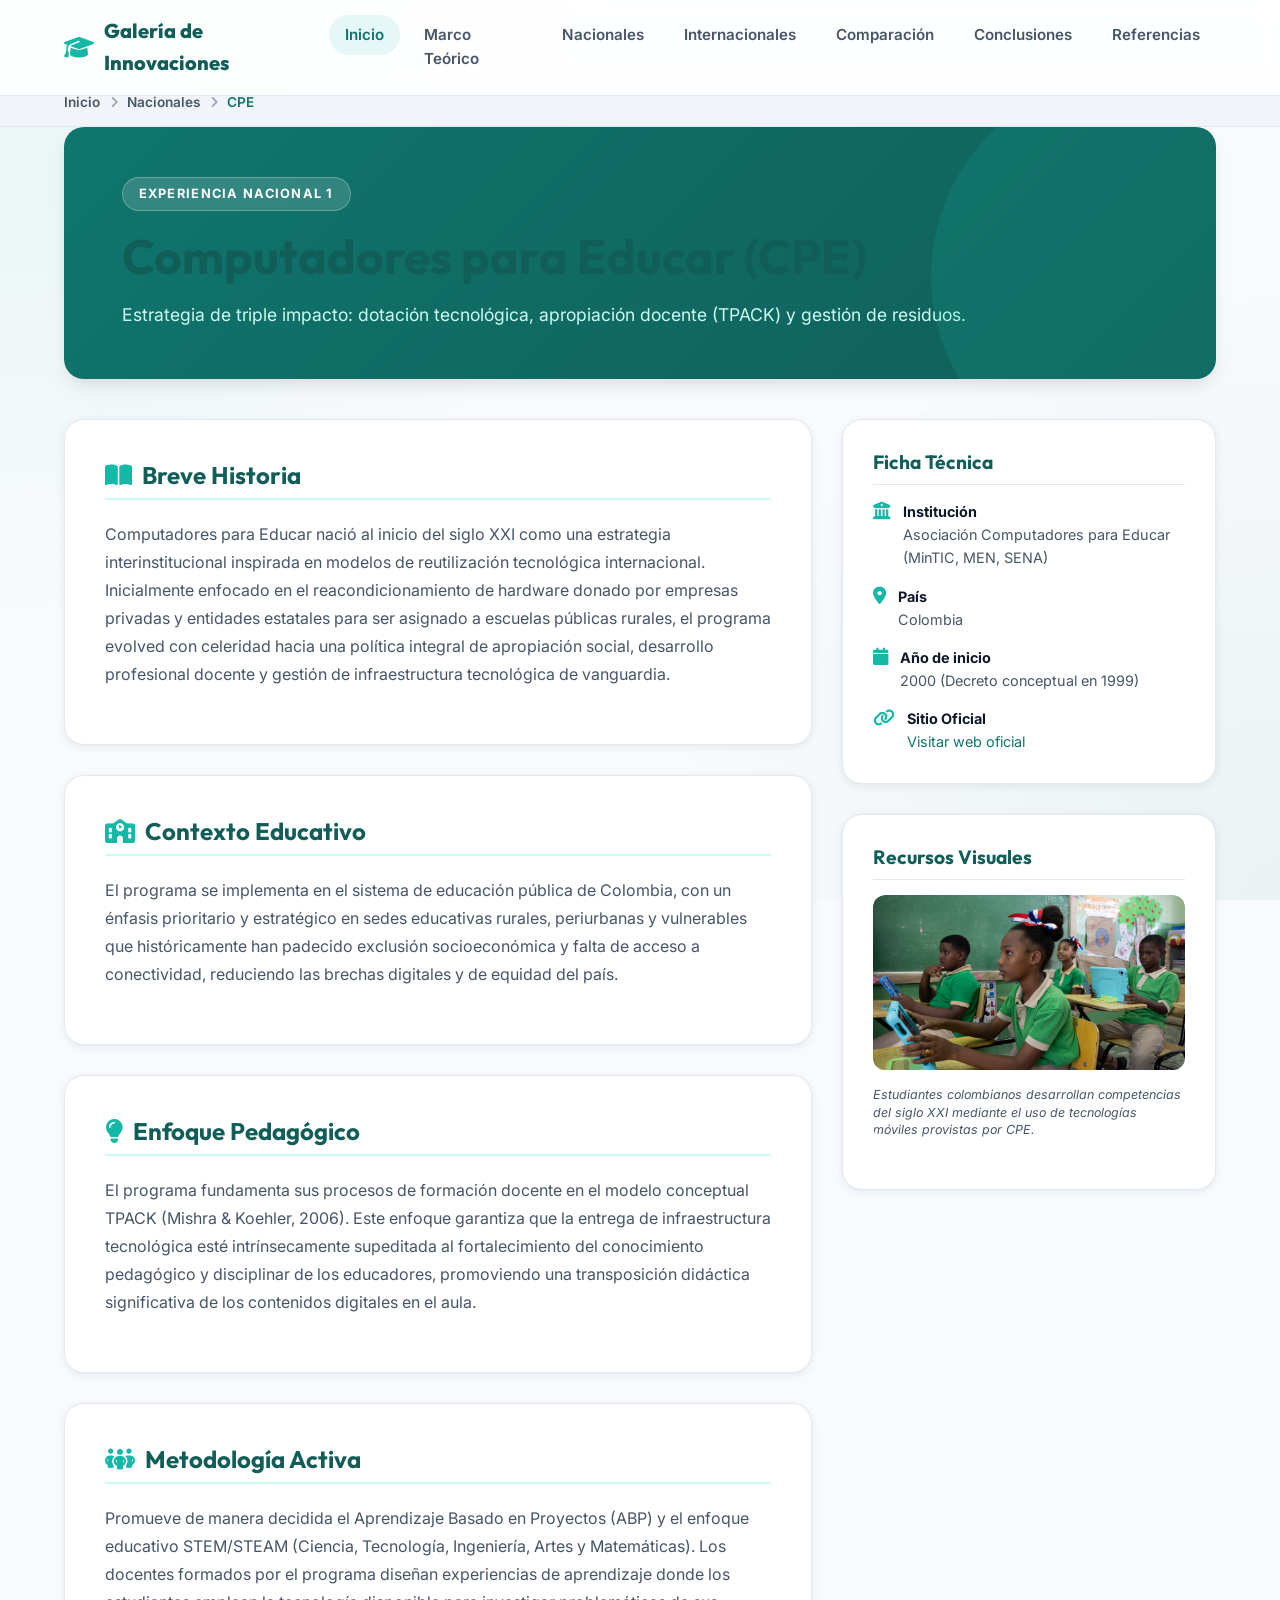
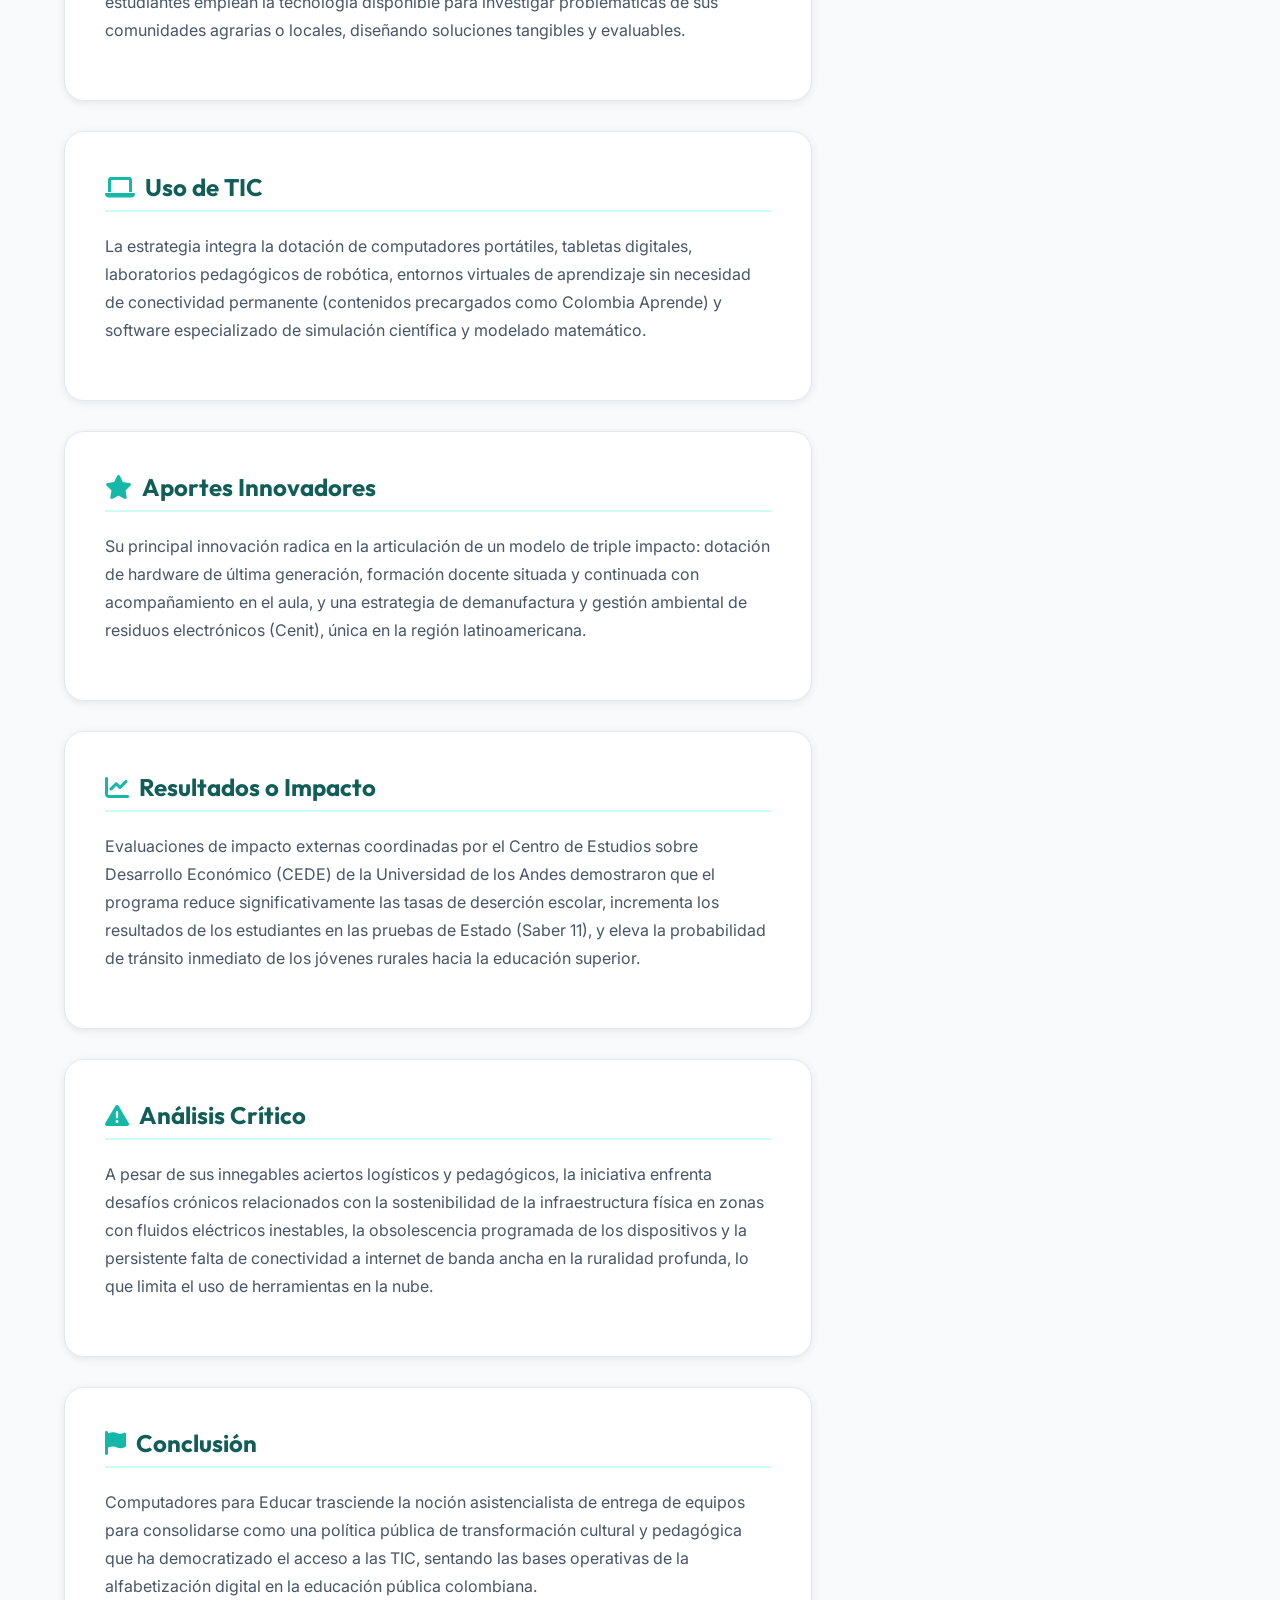
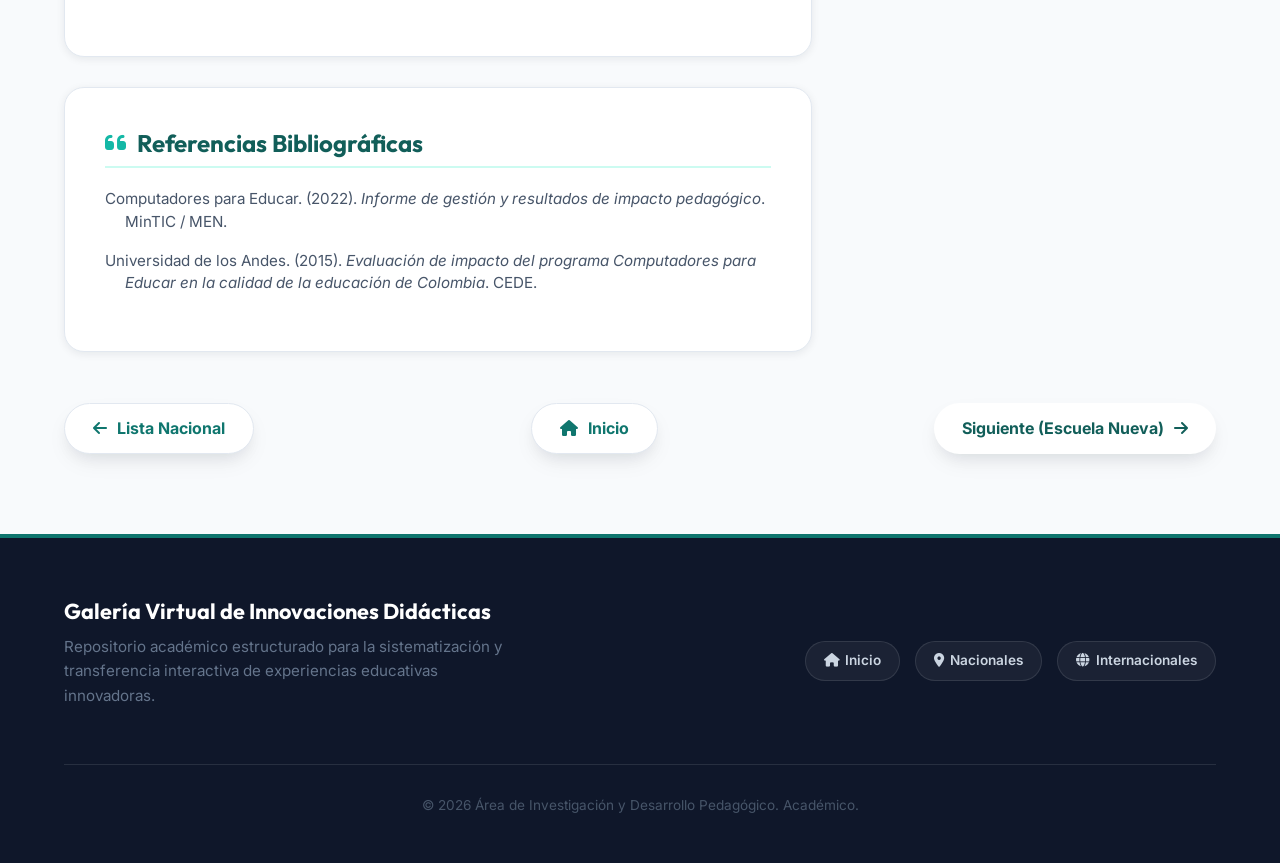
<file: galeria-innovacion/nacional/experiencia1.html>
<!DOCTYPE html>
<html lang="es">
<head>
  <meta charset="UTF-8">
  <meta name="viewport" content="width=device-width, initial-scale=1.0">
  <meta name="description" content="Análisis detallado de la experiencia didáctica Computadores para Educar en Colombia.">
  <meta name="author" content="Especialista en Innovación Educativa, Metodologías Activas y TIC">
  <meta name="robots" content="index, follow">
  <meta name="theme-color" content="#0F766E">
  <title>Computadores para Educar | Galería de Innovaciones Didácticas</title>
  
  <!-- Font Awesome Icons -->
  <link href="https://cdnjs.cloudflare.com/ajax/libs/font-awesome/6.5.2/css/all.min.css" rel="stylesheet">
  
  <!-- Main Stylesheet -->
  <link rel="stylesheet" href="../css/estilos.css">
</head>
<body>

  <!-- skip link for accessibility -->
  <a href="#contenido-principal" class="skip-link">Saltar al contenido principal</a>

  <!-- Page Loader -->
  <div class="page-loader" id="loader">
    <div class="loader-spinner" role="status" aria-label="Cargando experiencia"></div>
  </div>

  <!-- Sticky Navigation Header -->
  <header class="site-header" id="site-header">
    <div class="container">
      <div class="navbar-container">
        <a class="navbar-brand" href="../index.html">
          <i class="fa-solid fa-graduation-cap"></i>
          <span>Galería de Innovaciones</span>
        </a>
        <button class="mobile-toggle" id="mobile-toggle" aria-label="Abrir menú de navegación" aria-expanded="false">
          <i class="fa-solid fa-bars"></i>
        </button>
        <nav class="nav-menu" id="nav-menu">
          <ul class="nav-links">
            <li class="nav-item"><a href="../index.html">Inicio</a></li>
            <li class="nav-item"><a href="../index.html#marco-teorico">Marco Teórico</a></li>
            <li class="nav-item"><a href="index.html" class="active">Nacionales</a></li>
            <li class="nav-item"><a href="../internacional/index.html">Internacionales</a></li>
            <li class="nav-item"><a href="../index.html#comparacion">Comparación</a></li>
            <li class="nav-item"><a href="../index.html#conclusiones">Conclusiones</a></li>
            <li class="nav-item"><a href="../index.html#referencias">Referencias</a></li>
          </ul>
        </nav>
      </div>
    </div>
  </header>

  <!-- Breadcrumbs -->
  <nav class="breadcrumb-nav" aria-label="Ruta de navegación">
    <div class="container">
      <ul class="breadcrumb-list">
        <li class="breadcrumb-item"><a href="../index.html">Inicio</a></li>
        <li class="breadcrumb-item"><a href="index.html">Nacionales</a></li>
        <li class="breadcrumb-item active" aria-current="page">CPE</li>
      </ul>
    </div>
  </nav>

  <main id="contenido-principal" class="container py-5">
    <!-- Hero Header of Detail -->
    <section class="hero-home" style="padding: 50px 0; border-radius: var(--radius-lg); margin-bottom: 30px;">
      <div class="container">
        <span class="hero-kicker">Experiencia Nacional 1</span>
        <h1 style="margin: 0 0 15px; font-size: clamp(2rem, 5vw, 3rem);">Computadores para Educar (CPE)</h1>
        <p class="hero-lead" style="margin: 0; font-size: 1.1rem; color: var(--color-accent-light);">Estrategia de triple impacto: dotación tecnológica, apropiación docente (TPACK) y gestión de residuos.</p>
      </div>
    </section>

    <!-- Main Detail Sheet Layout -->
    <div class="detail-sheet-grid">
      <!-- Main Content Area -->
      <div class="detail-main-content">
        <!-- Breve Historia -->
        <article class="detail-card reveal-on-scroll">
          <h2><i class="fa-solid fa-book-open"></i> Breve Historia</h2>
          <p>Computadores para Educar nació al inicio del siglo XXI como una estrategia interinstitucional inspirada en modelos de reutilización tecnológica internacional. Inicialmente enfocado en el reacondicionamiento de hardware donado por empresas privadas y entidades estatales para ser asignado a escuelas públicas rurales, el programa evolved con celeridad hacia una política integral de apropiación social, desarrollo profesional docente y gestión de infraestructura tecnológica de vanguardia.</p>
        </article>

        <!-- Contexto Educativo -->
        <article class="detail-card reveal-on-scroll">
          <h2><i class="fa-solid fa-school"></i> Contexto Educativo</h2>
          <p>El programa se implementa en el sistema de educación pública de Colombia, con un énfasis prioritario y estratégico en sedes educativas rurales, periurbanas y vulnerables que históricamente han padecido exclusión socioeconómica y falta de acceso a conectividad, reduciendo las brechas digitales y de equidad del país.</p>
        </article>

        <!-- Enfoque Pedagógico -->
        <article class="detail-card reveal-on-scroll">
          <h2><i class="fa-solid fa-lightbulb"></i> Enfoque Pedagógico</h2>
          <p>El programa fundamenta sus procesos de formación docente en el modelo conceptual TPACK (Mishra & Koehler, 2006). Este enfoque garantiza que la entrega de infraestructura tecnológica esté intrínsecamente supeditada al fortalecimiento del conocimiento pedagógico y disciplinar de los educadores, promoviendo una transposición didáctica significativa de los contenidos digitales en el aula.</p>
        </article>

        <!-- Metodología Activa -->
        <article class="detail-card reveal-on-scroll">
          <h2><i class="fa-solid fa-people-group"></i> Metodología Activa</h2>
          <p>Promueve de manera decidida el Aprendizaje Basado en Proyectos (ABP) y el enfoque educativo STEM/STEAM (Ciencia, Tecnología, Ingeniería, Artes y Matemáticas). Los docentes formados por el programa diseñan experiencias de aprendizaje donde los estudiantes emplean la tecnología disponible para investigar problemáticas de sus comunidades agrarias o locales, diseñando soluciones tangibles y evaluables.</p>
        </article>

        <!-- Uso de TIC -->
        <article class="detail-card reveal-on-scroll">
          <h2><i class="fa-solid fa-laptop"></i> Uso de TIC</h2>
          <p>La estrategia integra la dotación de computadores portátiles, tabletas digitales, laboratorios pedagógicos de robótica, entornos virtuales de aprendizaje sin necesidad de conectividad permanente (contenidos precargados como Colombia Aprende) y software especializado de simulación científica y modelado matemático.</p>
        </article>

        <!-- Aportes Innovadores -->
        <article class="detail-card reveal-on-scroll">
          <h2><i class="fa-solid fa-star"></i> Aportes Innovadores</h2>
          <p>Su principal innovación radica en la articulación de un modelo de triple impacto: dotación de hardware de última generación, formación docente situada y continuada con acompañamiento en el aula, y una estrategia de demanufactura y gestión ambiental de residuos electrónicos (Cenit), única en la región latinoamericana.</p>
        </article>

        <!-- Resultados o Impacto -->
        <article class="detail-card reveal-on-scroll">
          <h2><i class="fa-solid fa-chart-line"></i> Resultados o Impacto</h2>
          <p>Evaluaciones de impacto externas coordinadas por el Centro de Estudios sobre Desarrollo Económico (CEDE) de la Universidad de los Andes demostraron que el programa reduce significativamente las tasas de deserción escolar, incrementa los resultados de los estudiantes en las pruebas de Estado (Saber 11), y eleva la probabilidad de tránsito inmediato de los jóvenes rurales hacia la educación superior.</p>
        </article>

        <!-- Análisis Crítico -->
        <article class="detail-card reveal-on-scroll">
          <h2><i class="fa-solid fa-triangle-exclamation"></i> Análisis Crítico</h2>
          <p>A pesar de sus innegables aciertos logísticos y pedagógicos, la iniciativa enfrenta desafíos crónicos relacionados con la sostenibilidad de la infraestructura física en zonas con fluidos eléctricos inestables, la obsolescencia programada de los dispositivos y la persistente falta de conectividad a internet de banda ancha en la ruralidad profunda, lo que limita el uso de herramientas en la nube.</p>
        </article>

        <!-- Conclusión -->
        <article class="detail-card reveal-on-scroll">
          <h2><i class="fa-solid fa-flag"></i> Conclusión</h2>
          <p>Computadores para Educar trasciende la noción asistencialista de entrega de equipos para consolidarse como una política pública de transformación cultural y pedagógica que ha democratizado el acceso a las TIC, sentando las bases operativas de la alfabetización digital en la educación pública colombiana.</p>
        </article>

        <!-- Referencias -->
        <article class="detail-card reveal-on-scroll">
          <h2><i class="fa-solid fa-quote-left"></i> Referencias Bibliográficas</h2>
          <p style="padding-left: 20px; text-indent: -20px; font-size: 0.95rem; line-height: 1.5; color: var(--color-text-muted);">Computadores para Educar. (2022). <em>Informe de gestión y resultados de impacto pedagógico</em>. MinTIC / MEN.</p>
          <p style="padding-left: 20px; text-indent: -20px; font-size: 0.95rem; line-height: 1.5; color: var(--color-text-muted); margin-top: 10px;">Universidad de los Andes. (2015). <em>Evaluación de impacto del programa Computadores para Educar en la calidad de la educación de Colombia</em>. CEDE.</p>
        </article>
      </div>

      <!-- Sidebar Area -->
      <aside class="detail-sidebar">
        <!-- Metadata Widget -->
        <div class="sidebar-widget">
          <h3>Ficha Técnica</h3>
          <ul class="sidebar-meta-list">
            <li>
              <i class="fa-solid fa-building-columns"></i>
              <div>
                <strong>Institución</strong>
                <span>Asociación Computadores para Educar (MinTIC, MEN, SENA)</span>
              </div>
            </li>
            <li>
              <i class="fa-solid fa-location-dot"></i>
              <div>
                <strong>País</strong>
                <span>Colombia</span>
              </div>
            </li>
            <li>
              <i class="fa-solid fa-calendar"></i>
              <div>
                <strong>Año de inicio</strong>
                <span>2000 (Decreto conceptual en 1999)</span>
              </div>
            </li>
            <li>
              <i class="fa-solid fa-link"></i>
              <div>
                <strong>Sitio Oficial</strong>
                <span><a href="http://www.computadoresparaeducar.gov.co" target="_blank" rel="noopener noreferrer">Visitar web oficial</a></span>
              </div>
            </li>
          </ul>
        </div>

        <!-- Graphic Resources Widget -->
        <div class="sidebar-widget">
          <h3>Recursos Visuales</h3>
          <div class="drawer-image-card" style="padding: 0; overflow: hidden; background: none; border: none; box-shadow: none; margin-bottom: 20px;">
            <img src="../img/estudiantes-rural.jpg" alt="Estudiantes interactuando colaborativamente con tabletas digitales" style="width: 100%; border-radius: var(--radius-md); object-fit: cover; aspect-ratio: 16/9; display: block;">
            <p style="font-size: 0.78rem; color: var(--color-text-muted); margin-top: 8px; font-style: italic; line-height: 1.4; text-align: left;">Estudiantes colombianos desarrollan competencias del siglo XXI mediante el uso de tecnologías móviles provistas por CPE.</p>
          </div>
        </div>
      </aside>
    </div>

    <!-- Bottom Navigation -->
    <nav class="detail-nav" aria-label="Navegación de experiencia" style="display: flex; gap: 15px; margin-top: 50px; justify-content: space-between;">
      <a class="hero-cta-btn" href="index.html" style="background: var(--color-surface); color: var(--color-primary); border: 1px solid var(--color-border);"><i class="fa-solid fa-arrow-left"></i> Lista Nacional</a>
      <a class="hero-cta-btn" href="../index.html" style="background: var(--color-surface); color: var(--color-primary); border: 1px solid var(--color-border);"><i class="fa-solid fa-house"></i> Inicio</a>
      <a class="hero-cta-btn" href="experiencia2.html">Siguiente (Escuela Nueva) <i class="fa-solid fa-arrow-right"></i></a>
    </nav>
  </main>

  <!-- Footer -->
  <footer class="site-footer">
    <div class="container">
      <div class="footer-grid">
        <div class="footer-info">
          <h3>Galería Virtual de Innovaciones Didácticas</h3>
          <p>Repositorio académico estructurado para la sistematización y transferencia interactiva de experiencias educativas innovadoras.</p>
        </div>
        <nav class="footer-nav" aria-label="Enlaces rápidos de navegación">
          <ul class="footer-links">
            <li><a href="../index.html"><i class="fa-solid fa-house"></i> Inicio</a></li>
            <li><a href="index.html" class="active"><i class="fa-solid fa-location-dot"></i> Nacionales</a></li>
            <li><a href="../internacional/index.html"><i class="fa-solid fa-globe"></i> Internacionales</a></li>
          </ul>
        </nav>
      </div>
      <div class="footer-bottom">
        <p>&copy; 2026 Área de Investigación y Desarrollo Pedagógico. Académico.</p>
      </div>
    </div>
  </footer>

  <!-- Main JS -->
  <script src="../js/script.js"></script>
</body>
</html>
</file>
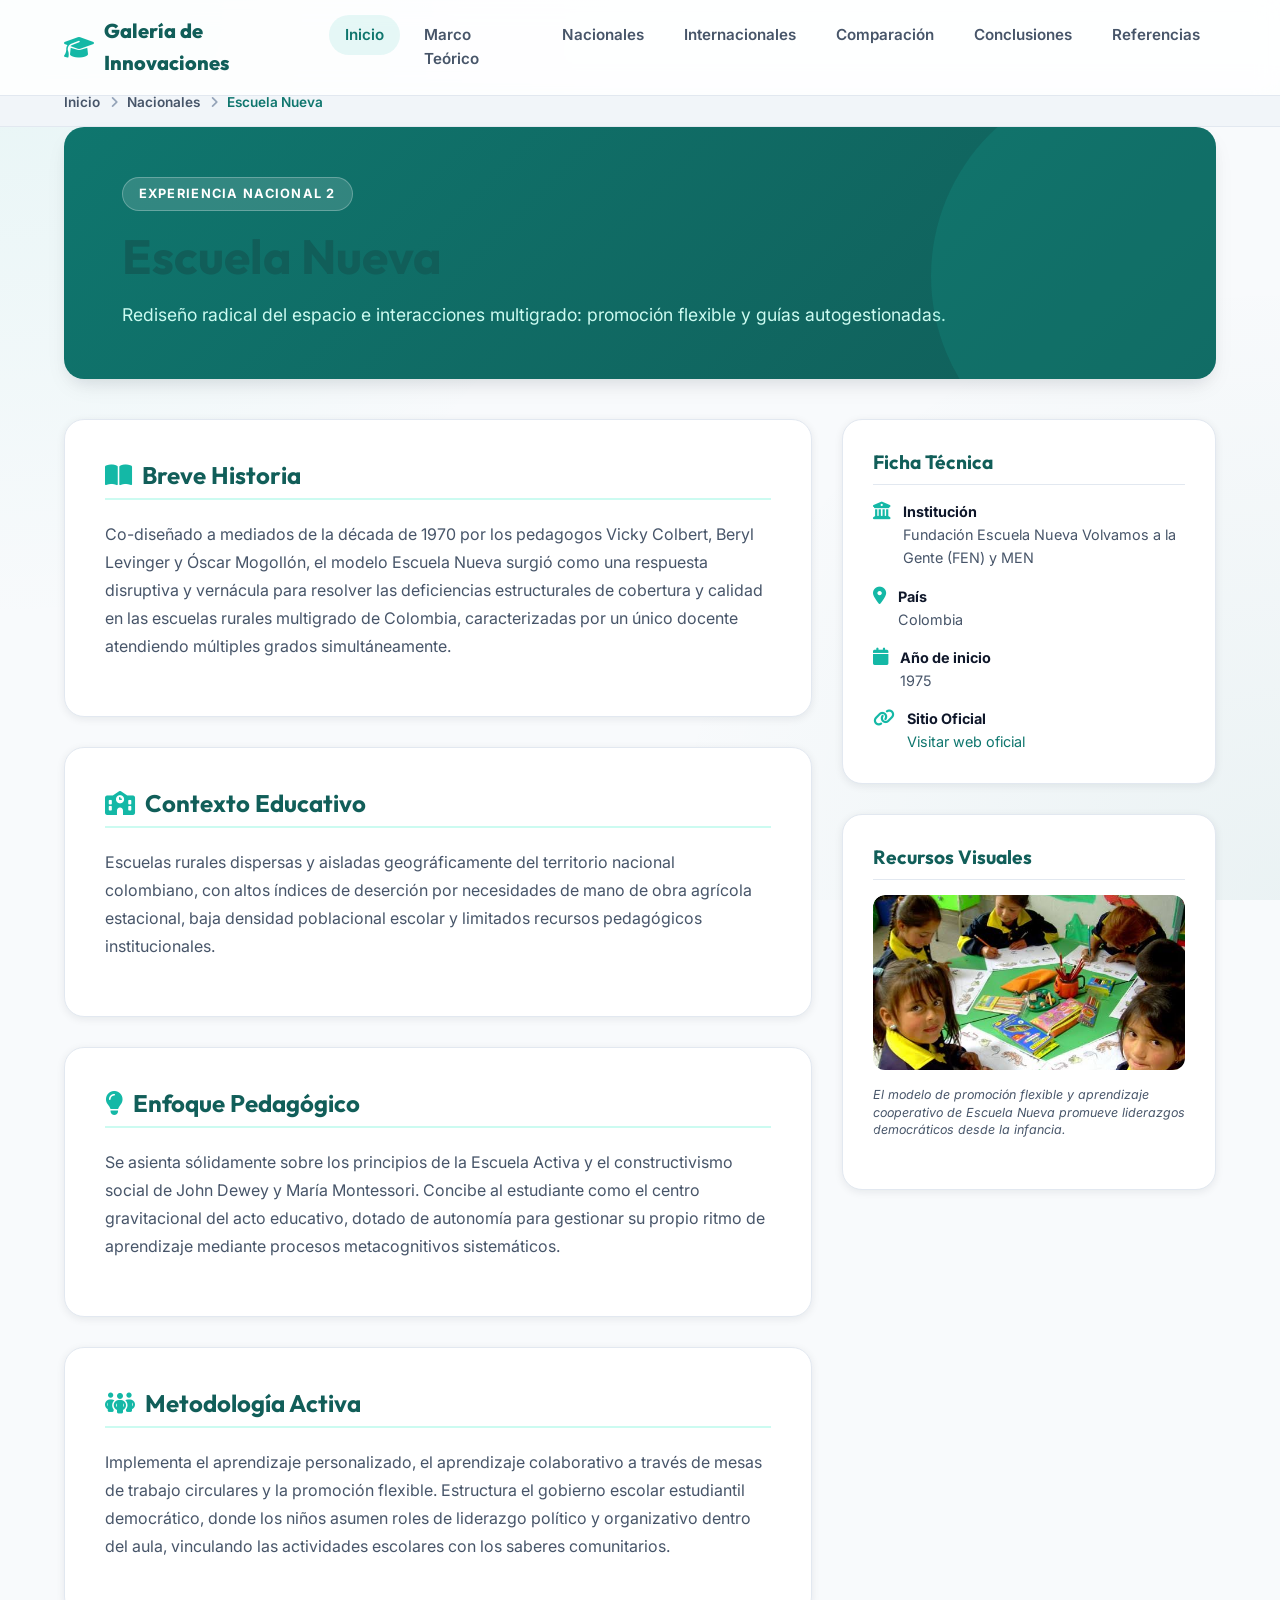
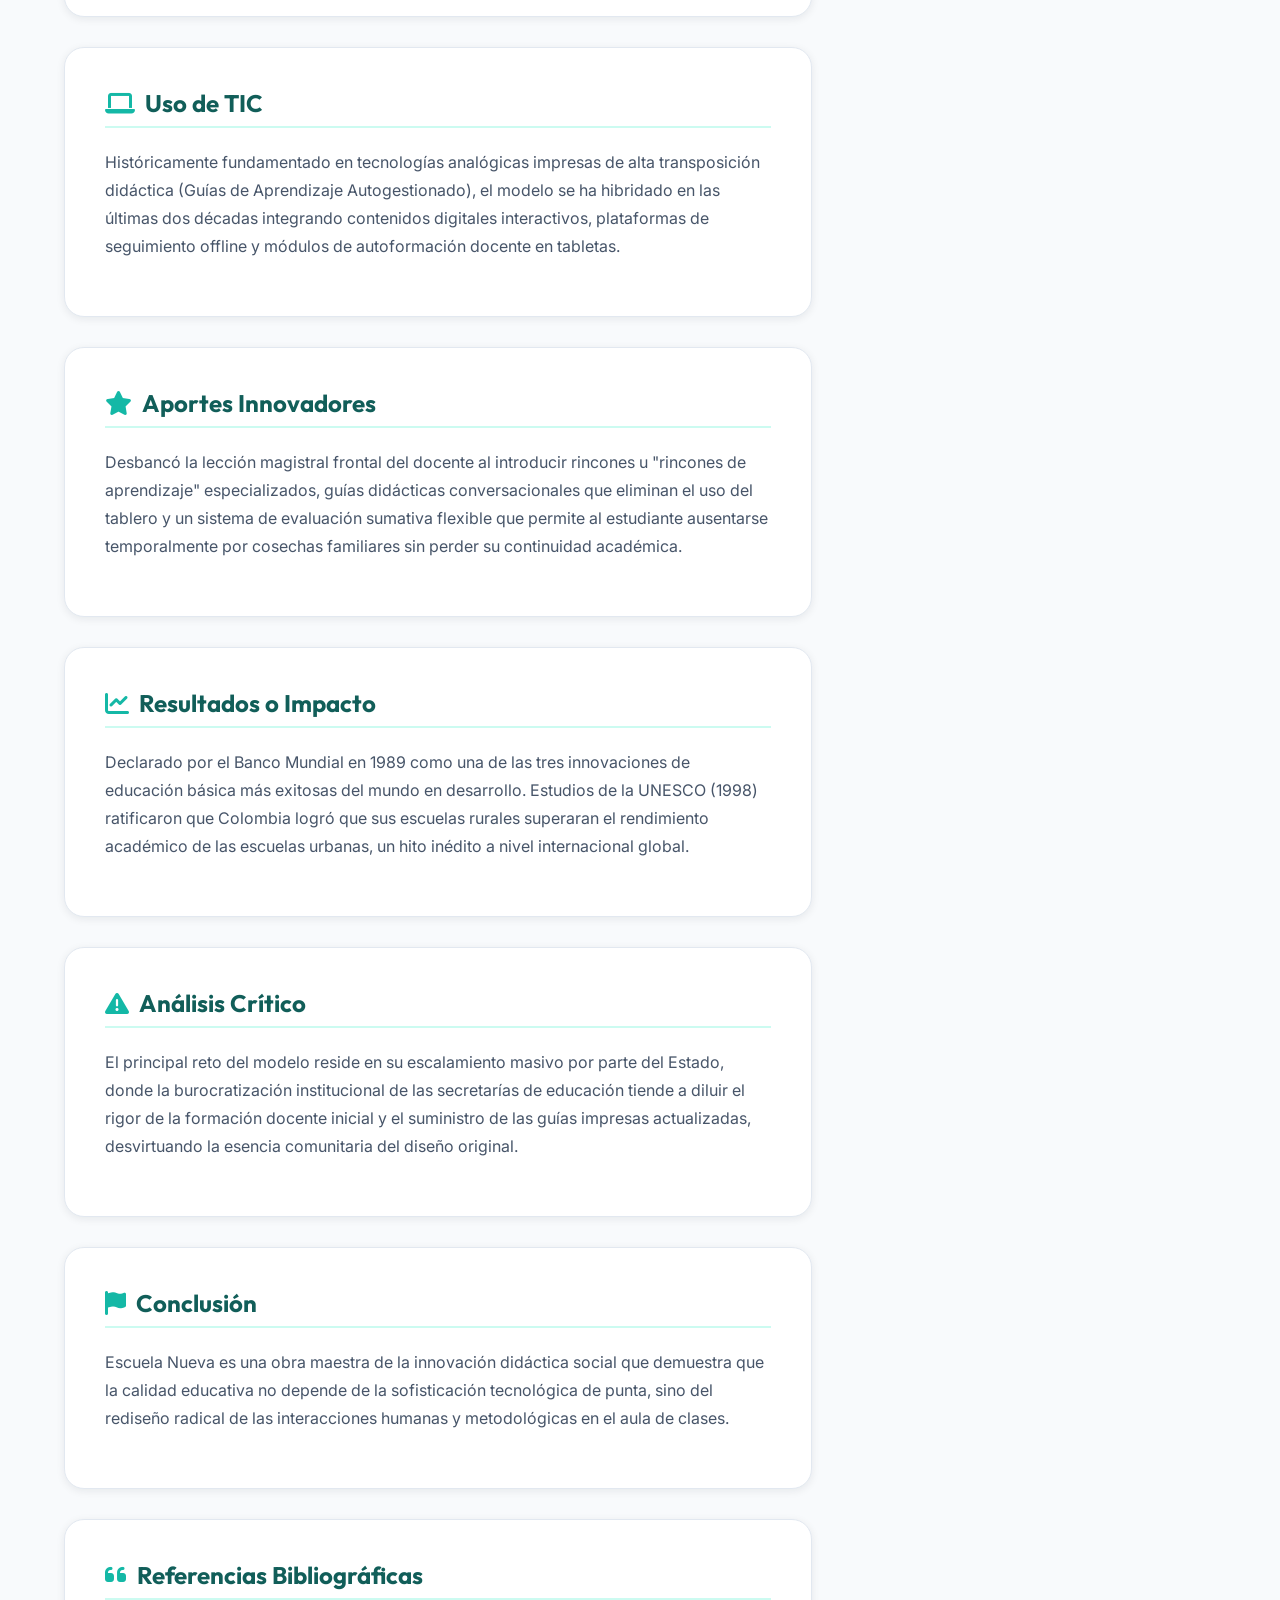
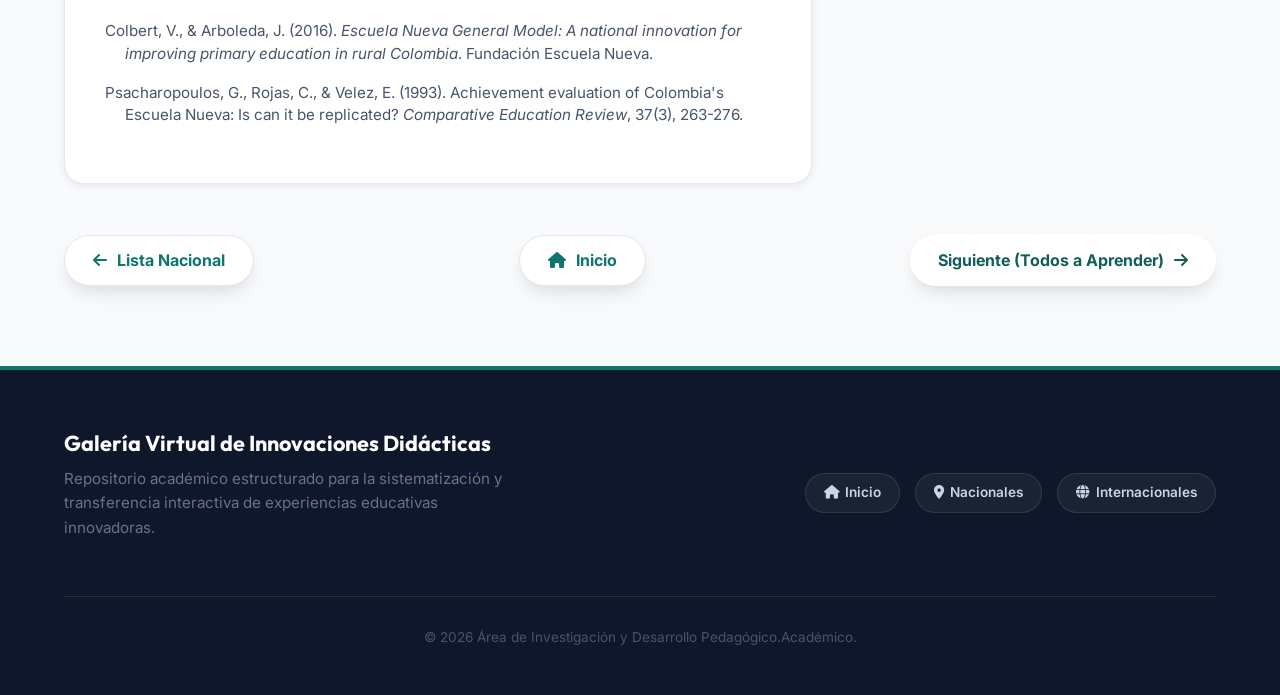
<file: galeria-innovacion/nacional/experiencia2.html>
<!DOCTYPE html>
<html lang="es">
<head>
  <meta charset="UTF-8">
  <meta name="viewport" content="width=device-width, initial-scale=1.0">
  <meta name="description" content="Análisis detallado de la experiencia didáctica Escuela Nueva en Colombia.">
  <meta name="author" content="Especialista en Innovación Educativa, Metodologías Activas y TIC">
  <meta name="robots" content="index, follow">
  <meta name="theme-color" content="#0F766E">
  <title>Escuela Nueva | Galería de Innovaciones Didácticas</title>
  
  <!-- Font Awesome Icons -->
  <link href="https://cdnjs.cloudflare.com/ajax/libs/font-awesome/6.5.2/css/all.min.css" rel="stylesheet">
  
  <!-- Main Stylesheet -->
  <link rel="stylesheet" href="../css/estilos.css">
</head>
<body>

  <!-- skip link for accessibility -->
  <a href="#contenido-principal" class="skip-link">Saltar al contenido principal</a>

  <!-- Page Loader -->
  <div class="page-loader" id="loader">
    <div class="loader-spinner" role="status" aria-label="Cargando experiencia"></div>
  </div>

  <!-- Sticky Navigation Header -->
  <header class="site-header" id="site-header">
    <div class="container">
      <div class="navbar-container">
        <a class="navbar-brand" href="../index.html">
          <i class="fa-solid fa-graduation-cap"></i>
          <span>Galería de Innovaciones</span>
        </a>
        <button class="mobile-toggle" id="mobile-toggle" aria-label="Abrir menú de navegación" aria-expanded="false">
          <i class="fa-solid fa-bars"></i>
        </button>
        <nav class="nav-menu" id="nav-menu">
          <ul class="nav-links">
            <li class="nav-item"><a href="../index.html">Inicio</a></li>
            <li class="nav-item"><a href="../index.html#marco-teorico">Marco Teórico</a></li>
            <li class="nav-item"><a href="index.html" class="active">Nacionales</a></li>
            <li class="nav-item"><a href="../internacional/index.html">Internacionales</a></li>
            <li class="nav-item"><a href="../index.html#comparacion">Comparación</a></li>
            <li class="nav-item"><a href="../index.html#conclusiones">Conclusiones</a></li>
            <li class="nav-item"><a href="../index.html#referencias">Referencias</a></li>
          </ul>
        </nav>
      </div>
    </div>
  </header>

  <!-- Breadcrumbs -->
  <nav class="breadcrumb-nav" aria-label="Ruta de navegación">
    <div class="container">
      <ul class="breadcrumb-list">
        <li class="breadcrumb-item"><a href="../index.html">Inicio</a></li>
        <li class="breadcrumb-item"><a href="index.html">Nacionales</a></li>
        <li class="breadcrumb-item active" aria-current="page">Escuela Nueva</li>
      </ul>
    </div>
  </nav>

  <main id="contenido-principal" class="container py-5">
    <!-- Hero Header of Detail -->
    <section class="hero-home" style="padding: 50px 0; border-radius: var(--radius-lg); margin-bottom: 30px;">
      <div class="container">
        <span class="hero-kicker">Experiencia Nacional 2</span>
        <h1 style="margin: 0 0 15px; font-size: clamp(2rem, 5vw, 3rem);">Escuela Nueva</h1>
        <p class="hero-lead" style="margin: 0; font-size: 1.1rem; color: var(--color-accent-light);">Rediseño radical del espacio e interacciones multigrado: promoción flexible y guías autogestionadas.</p>
      </div>
    </section>

    <!-- Main Detail Sheet Layout -->
    <div class="detail-sheet-grid">
      <!-- Main Content Area -->
      <div class="detail-main-content">
        <!-- Breve Historia -->
        <article class="detail-card reveal-on-scroll">
          <h2><i class="fa-solid fa-book-open"></i> Breve Historia</h2>
          <p>Co-diseñado a mediados de la década de 1970 por los pedagogos Vicky Colbert, Beryl Levinger y Óscar Mogollón, el modelo Escuela Nueva surgió como una respuesta disruptiva y vernácula para resolver las deficiencias estructurales de cobertura y calidad en las escuelas rurales multigrado de Colombia, caracterizadas por un único docente atendiendo múltiples grados simultáneamente.</p>
        </article>

        <!-- Contexto Educativo -->
        <article class="detail-card reveal-on-scroll">
          <h2><i class="fa-solid fa-school"></i> Contexto Educativo</h2>
          <p>Escuelas rurales dispersas y aisladas geográficamente del territorio nacional colombiano, con altos índices de deserción por necesidades de mano de obra agrícola estacional, baja densidad poblacional escolar y limitados recursos pedagógicos institucionales.</p>
        </article>

        <!-- Enfoque Pedagógico -->
        <article class="detail-card reveal-on-scroll">
          <h2><i class="fa-solid fa-lightbulb"></i> Enfoque Pedagógico</h2>
          <p>Se asienta sólidamente sobre los principios de la Escuela Activa y el constructivismo social de John Dewey y María Montessori. Concibe al estudiante como el centro gravitacional del acto educativo, dotado de autonomía para gestionar su propio ritmo de aprendizaje mediante procesos metacognitivos sistemáticos.</p>
        </article>

        <!-- Metodología Activa -->
        <article class="detail-card reveal-on-scroll">
          <h2><i class="fa-solid fa-people-group"></i> Metodología Activa</h2>
          <p>Implementa el aprendizaje personalizado, el aprendizaje colaborativo a través de mesas de trabajo circulares y la promoción flexible. Estructura el gobierno escolar estudiantil democrático, donde los niños asumen roles de liderazgo político y organizativo dentro del aula, vinculando las actividades escolares con los saberes comunitarios.</p>
        </article>

        <!-- Uso de TIC -->
        <article class="detail-card reveal-on-scroll">
          <h2><i class="fa-solid fa-laptop"></i> Uso de TIC</h2>
          <p>Históricamente fundamentado en tecnologías analógicas impresas de alta transposición didáctica (Guías de Aprendizaje Autogestionado), el modelo se ha hibridado en las últimas dos décadas integrando contenidos digitales interactivos, plataformas de seguimiento offline y módulos de autoformación docente en tabletas.</p>
        </article>

        <!-- Aportes Innovadores -->
        <article class="detail-card reveal-on-scroll">
          <h2><i class="fa-solid fa-star"></i> Aportes Innovadores</h2>
          <p>Desbancó la lección magistral frontal del docente al introducir rincones u "rincones de aprendizaje" especializados, guías didácticas conversacionales que eliminan el uso del tablero y un sistema de evaluación sumativa flexible que permite al estudiante ausentarse temporalmente por cosechas familiares sin perder su continuidad académica.</p>
        </article>

        <!-- Resultados o Impacto -->
        <article class="detail-card reveal-on-scroll">
          <h2><i class="fa-solid fa-chart-line"></i> Resultados o Impacto</h2>
          <p>Declarado por el Banco Mundial en 1989 como una de las tres innovaciones de educación básica más exitosas del mundo en desarrollo. Estudios de la UNESCO (1998) ratificaron que Colombia logró que sus escuelas rurales superaran el rendimiento académico de las escuelas urbanas, un hito inédito a nivel internacional global.</p>
        </article>

        <!-- Análisis Crítico -->
        <article class="detail-card reveal-on-scroll">
          <h2><i class="fa-solid fa-triangle-exclamation"></i> Análisis Crítico</h2>
          <p>El principal reto del modelo reside en su escalamiento masivo por parte del Estado, donde la burocratización institucional de las secretarías de educación tiende a diluir el rigor de la formación docente inicial y el suministro de las guías impresas actualizadas, desvirtuando la esencia comunitaria del diseño original.</p>
        </article>

        <!-- Conclusión -->
        <article class="detail-card reveal-on-scroll">
          <h2><i class="fa-solid fa-flag"></i> Conclusión</h2>
          <p>Escuela Nueva es una obra maestra de la innovación didáctica social que demuestra que la calidad educativa no depende de la sofisticación tecnológica de punta, sino del rediseño radical de las interacciones humanas y metodológicas en el aula de clases.</p>
        </article>

        <!-- Referencias -->
        <article class="detail-card reveal-on-scroll">
          <h2><i class="fa-solid fa-quote-left"></i> Referencias Bibliográficas</h2>
          <p style="padding-left: 20px; text-indent: -20px; font-size: 0.95rem; line-height: 1.5; color: var(--color-text-muted);">Colbert, V., & Arboleda, J. (2016). <em>Escuela Nueva General Model: A national innovation for improving primary education in rural Colombia</em>. Fundación Escuela Nueva.</p>
          <p style="padding-left: 20px; text-indent: -20px; font-size: 0.95rem; line-height: 1.5; color: var(--color-text-muted); margin-top: 10px;">Psacharopoulos, G., Rojas, C., & Velez, E. (1993). Achievement evaluation of Colombia's Escuela Nueva: Is can it be replicated? <em>Comparative Education Review</em>, 37(3), 263-276.</p>
        </article>
      </div>

      <!-- Sidebar Area -->
      <aside class="detail-sidebar">
        <!-- Metadata Widget -->
        <div class="sidebar-widget">
          <h3>Ficha Técnica</h3>
          <ul class="sidebar-meta-list">
            <li>
              <i class="fa-solid fa-building-columns"></i>
              <div>
                <strong>Institución</strong>
                <span>Fundación Escuela Nueva Volvamos a la Gente (FEN) y MEN</span>
              </div>
            </li>
            <li>
              <i class="fa-solid fa-location-dot"></i>
              <div>
                <strong>País</strong>
                <span>Colombia</span>
              </div>
            </li>
            <li>
              <i class="fa-solid fa-calendar"></i>
              <div>
                <strong>Año de inicio</strong>
                <span>1975</span>
              </div>
            </li>
            <li>
              <i class="fa-solid fa-link"></i>
              <div>
                <strong>Sitio Oficial</strong>
                <span><a href="http://www.escuelanueva.org" target="_blank" rel="noopener noreferrer">Visitar web oficial</a></span>
              </div>
            </li>
          </ul>
        </div>

        <!-- Graphic Resources Widget -->
        <div class="sidebar-widget">
          <h3>Recursos Visuales</h3>
          <div class="drawer-image-card" style="padding: 0; overflow: hidden; background: none; border: none; box-shadow: none; margin-bottom: 20px;">
            <img src="../img/educacion-flexible.jpg" alt="Mesa de trabajo circular con niños colaborando en Escuela Nueva" style="width: 100%; border-radius: var(--radius-md); object-fit: cover; aspect-ratio: 16/9; display: block;">
            <p style="font-size: 0.78rem; color: var(--color-text-muted); margin-top: 8px; font-style: italic; line-height: 1.4; text-align: left;">El modelo de promoción flexible y aprendizaje cooperativo de Escuela Nueva promueve liderazgos democráticos desde la infancia.</p>
          </div>
        </div>
      </aside>
    </div>

    <!-- Bottom Navigation -->
    <nav class="detail-nav" aria-label="Navegación de experiencia" style="display: flex; gap: 15px; margin-top: 50px; justify-content: space-between;">
      <a class="hero-cta-btn" href="index.html" style="background: var(--color-surface); color: var(--color-primary); border: 1px solid var(--color-border);"><i class="fa-solid fa-arrow-left"></i> Lista Nacional</a>
      <a class="hero-cta-btn" href="../index.html" style="background: var(--color-surface); color: var(--color-primary); border: 1px solid var(--color-border);"><i class="fa-solid fa-house"></i> Inicio</a>
      <a class="hero-cta-btn" href="experiencia3.html">Siguiente (Todos a Aprender) <i class="fa-solid fa-arrow-right"></i></a>
    </nav>
  </main>

  <!-- Footer -->
  <footer class="site-footer">
    <div class="container">
      <div class="footer-grid">
        <div class="footer-info">
          <h3>Galería Virtual de Innovaciones Didácticas</h3>
          <p>Repositorio académico estructurado para la sistematización y transferencia interactiva de experiencias educativas innovadoras.</p>
        </div>
        <nav class="footer-nav" aria-label="Enlaces rápidos de navegación">
          <ul class="footer-links">
            <li><a href="../index.html"><i class="fa-solid fa-house"></i> Inicio</a></li>
            <li><a href="index.html" class="active"><i class="fa-solid fa-location-dot"></i> Nacionales</a></li>
            <li><a href="../internacional/index.html"><i class="fa-solid fa-globe"></i> Internacionales</a></li>
          </ul>
        </nav>
      </div>
      <div class="footer-bottom">
        <p>&copy; 2026 Área de Investigación y Desarrollo Pedagógico.Académico.</p>
      </div>
    </div>
  </footer>

  <!-- Main JS -->
  <script src="../js/script.js"></script>
</body>
</html>
</file>
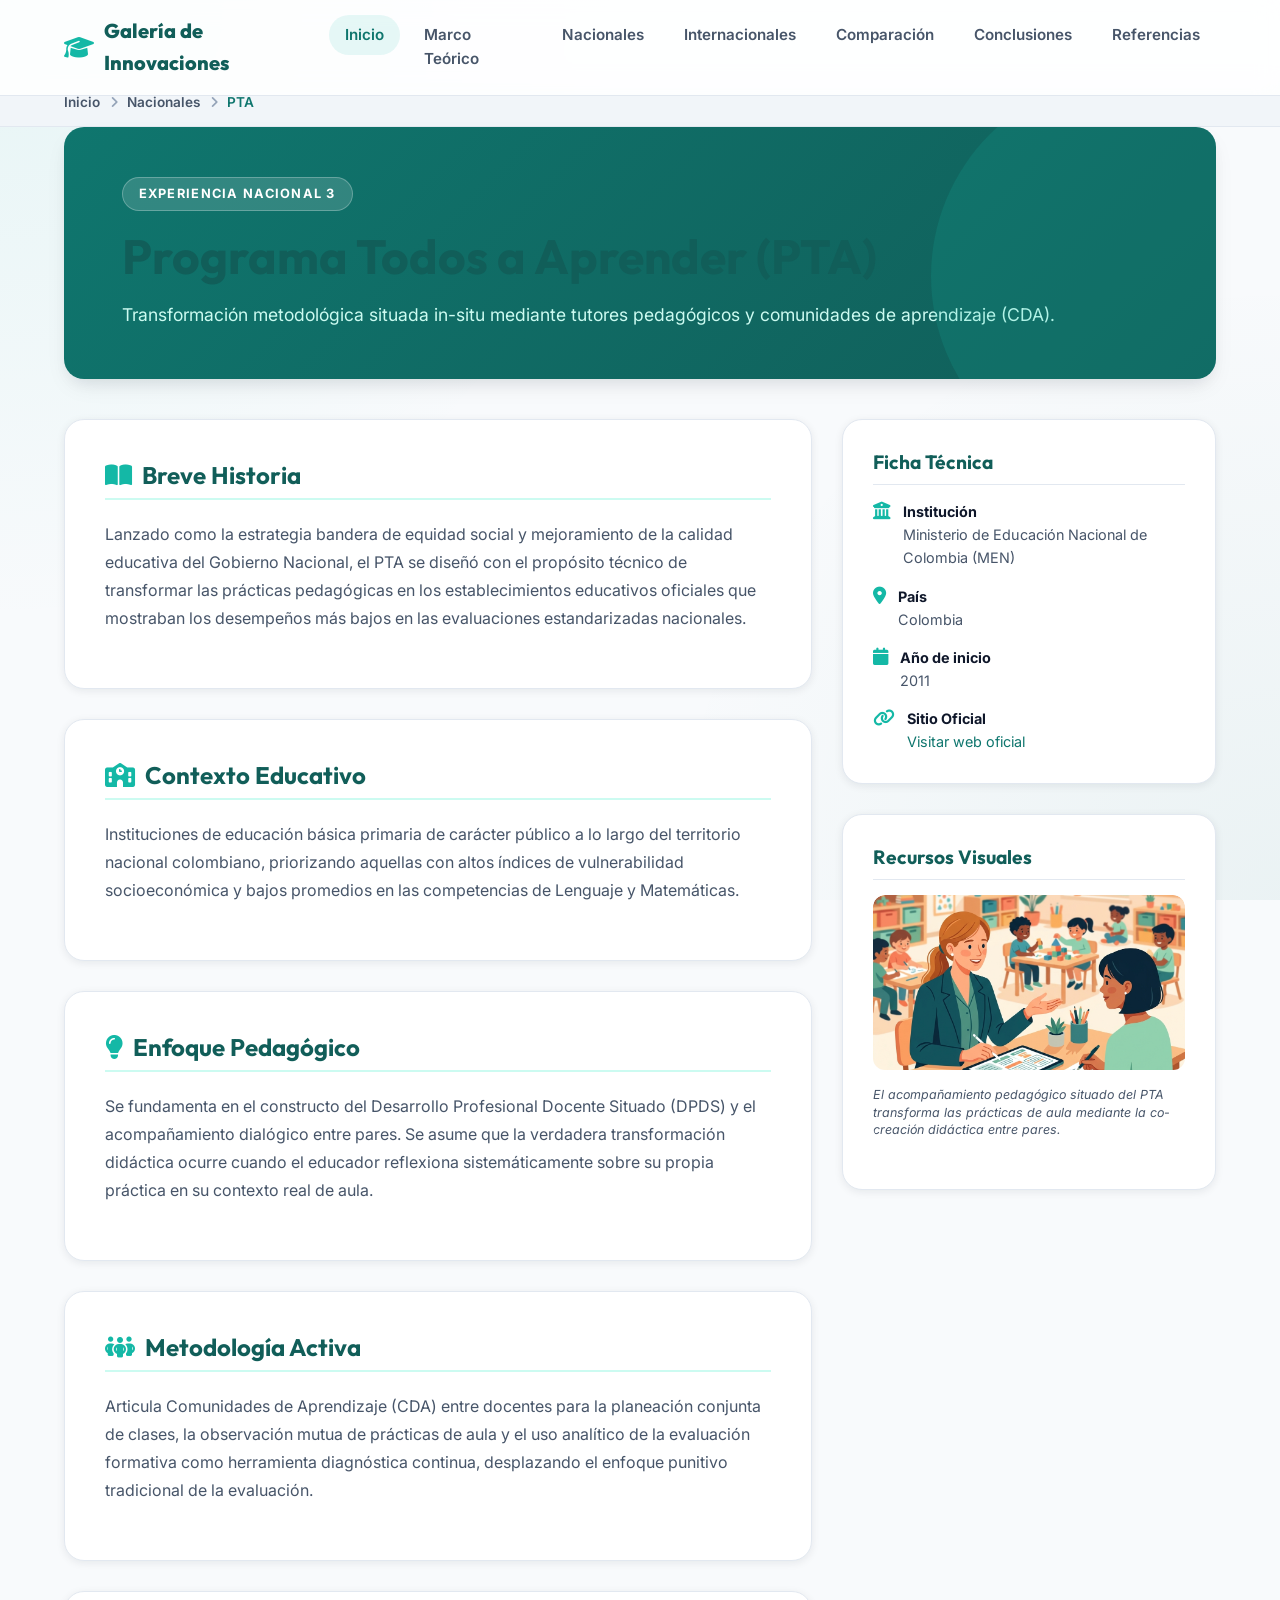
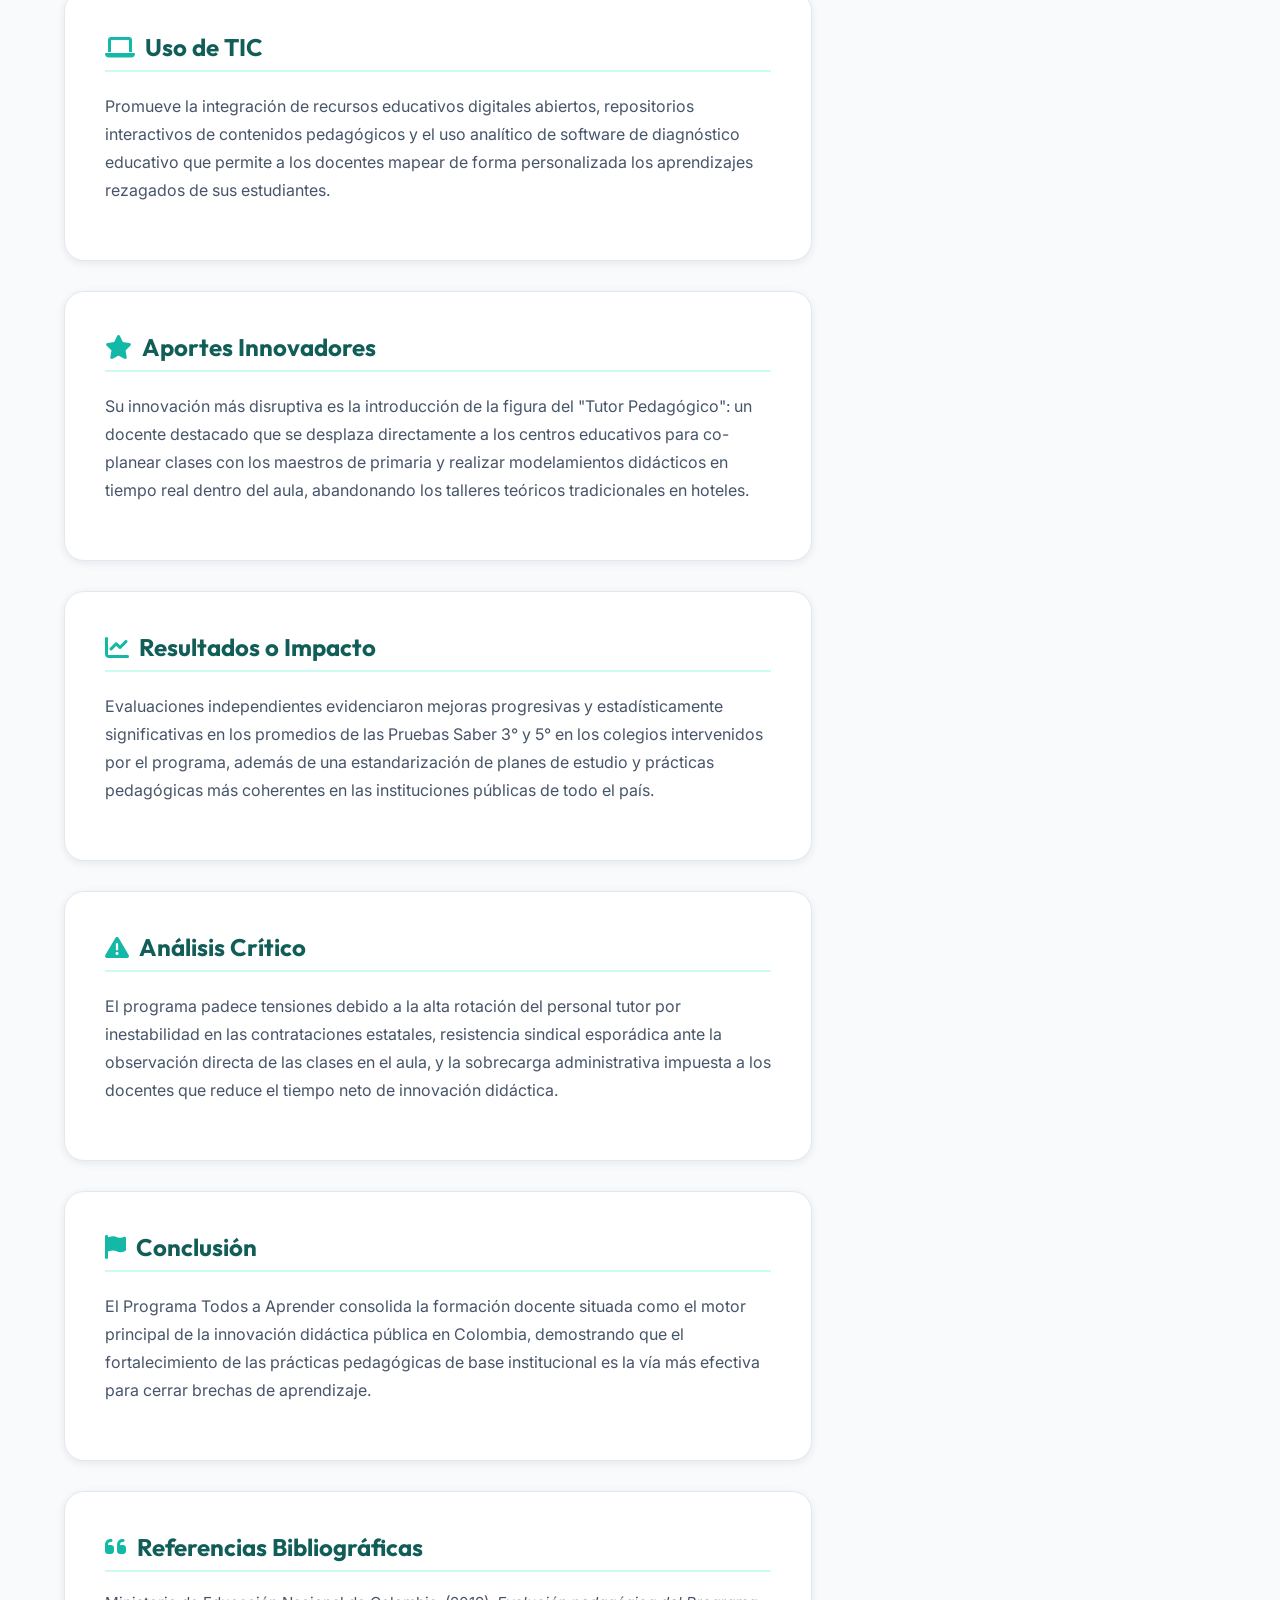
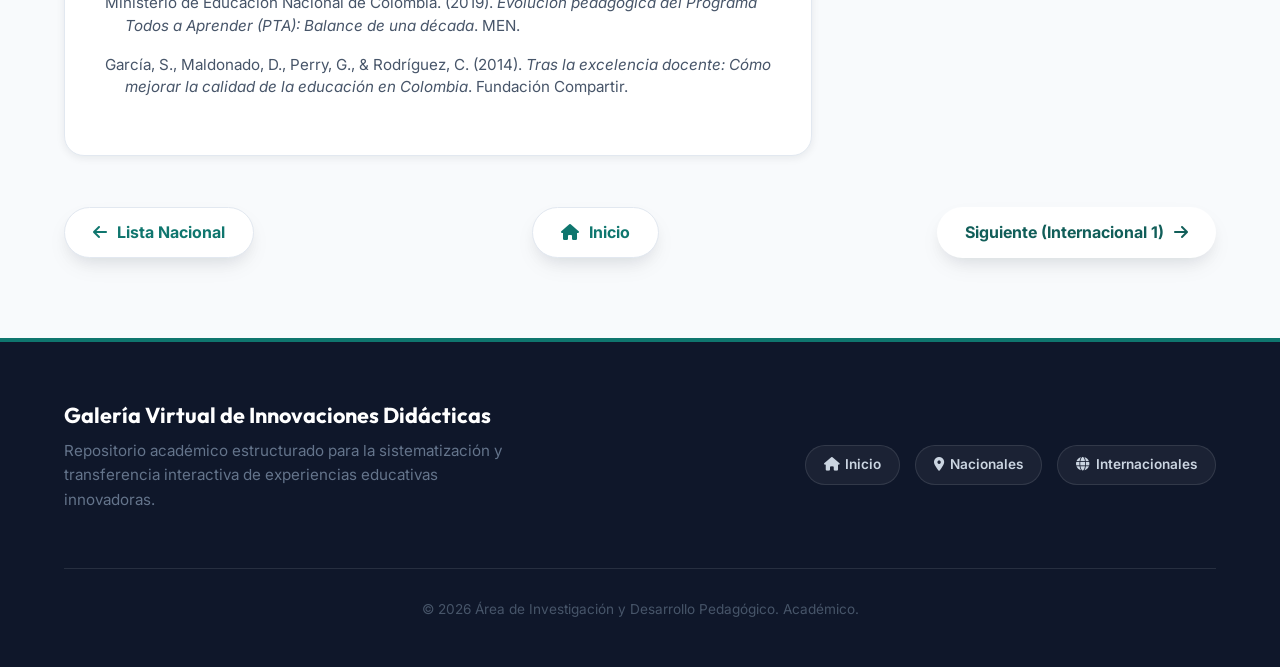
<file: galeria-innovacion/nacional/experiencia3.html>
<!DOCTYPE html>
<html lang="es">
<head>
  <meta charset="UTF-8">
  <meta name="viewport" content="width=device-width, initial-scale=1.0">
  <meta name="description" content="Análisis detallado de la experiencia didáctica Programa Todos a Aprender (PTA) en Colombia.">
  <meta name="author" content="Especialista en Innovación Educativa, Metodologías Activas y TIC">
  <meta name="robots" content="index, follow">
  <meta name="theme-color" content="#0F766E">
  <title>Todos a Aprender | Galería de Innovaciones Didácticas</title>
  
  <!-- Font Awesome Icons -->
  <link href="https://cdnjs.cloudflare.com/ajax/libs/font-awesome/6.5.2/css/all.min.css" rel="stylesheet">
  
  <!-- Main Stylesheet -->
  <link rel="stylesheet" href="../css/estilos.css">
</head>
<body>

  <!-- skip link for accessibility -->
  <a href="#contenido-principal" class="skip-link">Saltar al contenido principal</a>

  <!-- Page Loader -->
  <div class="page-loader" id="loader">
    <div class="loader-spinner" role="status" aria-label="Cargando experiencia"></div>
  </div>

  <!-- Sticky Navigation Header -->
  <header class="site-header" id="site-header">
    <div class="container">
      <div class="navbar-container">
        <a class="navbar-brand" href="../index.html">
          <i class="fa-solid fa-graduation-cap"></i>
          <span>Galería de Innovaciones</span>
        </a>
        <button class="mobile-toggle" id="mobile-toggle" aria-label="Abrir menú de navegación" aria-expanded="false">
          <i class="fa-solid fa-bars"></i>
        </button>
        <nav class="nav-menu" id="nav-menu">
          <ul class="nav-links">
            <li class="nav-item"><a href="../index.html">Inicio</a></li>
            <li class="nav-item"><a href="../index.html#marco-teorico">Marco Teórico</a></li>
            <li class="nav-item"><a href="index.html" class="active">Nacionales</a></li>
            <li class="nav-item"><a href="../internacional/index.html">Internacionales</a></li>
            <li class="nav-item"><a href="../index.html#comparacion">Comparación</a></li>
            <li class="nav-item"><a href="../index.html#conclusiones">Conclusiones</a></li>
            <li class="nav-item"><a href="../index.html#referencias">Referencias</a></li>
          </ul>
        </nav>
      </div>
    </div>
  </header>

  <!-- Breadcrumbs -->
  <nav class="breadcrumb-nav" aria-label="Ruta de navegación">
    <div class="container">
      <ul class="breadcrumb-list">
        <li class="breadcrumb-item"><a href="../index.html">Inicio</a></li>
        <li class="breadcrumb-item"><a href="index.html">Nacionales</a></li>
        <li class="breadcrumb-item active" aria-current="page">PTA</li>
      </ul>
    </div>
  </nav>

  <main id="contenido-principal" class="container py-5">
    <!-- Hero Header of Detail -->
    <section class="hero-home" style="padding: 50px 0; border-radius: var(--radius-lg); margin-bottom: 30px;">
      <div class="container">
        <span class="hero-kicker">Experiencia Nacional 3</span>
        <h1 style="margin: 0 0 15px; font-size: clamp(2rem, 5vw, 3rem);">Programa Todos a Aprender (PTA)</h1>
        <p class="hero-lead" style="margin: 0; font-size: 1.1rem; color: var(--color-accent-light);">Transformación metodológica situada in-situ mediante tutores pedagógicos y comunidades de aprendizaje (CDA).</p>
      </div>
    </section>

    <!-- Main Detail Sheet Layout -->
    <div class="detail-sheet-grid">
      <!-- Main Content Area -->
      <div class="detail-main-content">
        <!-- Breve Historia -->
        <article class="detail-card reveal-on-scroll">
          <h2><i class="fa-solid fa-book-open"></i> Breve Historia</h2>
          <p>Lanzado como la estrategia bandera de equidad social y mejoramiento de la calidad educativa del Gobierno Nacional, el PTA se diseñó con el propósito técnico de transformar las prácticas pedagógicas en los establecimientos educativos oficiales que mostraban los desempeños más bajos en las evaluaciones estandarizadas nacionales.</p>
        </article>

        <!-- Contexto Educativo -->
        <article class="detail-card reveal-on-scroll">
          <h2><i class="fa-solid fa-school"></i> Contexto Educativo</h2>
          <p>Instituciones de educación básica primaria de carácter público a lo largo del territorio nacional colombiano, priorizando aquellas con altos índices de vulnerabilidad socioeconómica y bajos promedios en las competencias de Lenguaje y Matemáticas.</p>
        </article>

        <!-- Enfoque Pedagógico -->
        <article class="detail-card reveal-on-scroll">
          <h2><i class="fa-solid fa-lightbulb"></i> Enfoque Pedagógico</h2>
          <p>Se fundamenta en el constructo del Desarrollo Profesional Docente Situado (DPDS) y el acompañamiento dialógico entre pares. Se asume que la verdadera transformación didáctica ocurre cuando el educador reflexiona sistemáticamente sobre su propia práctica en su contexto real de aula.</p>
        </article>

        <!-- Metodología Activa -->
        <article class="detail-card reveal-on-scroll">
          <h2><i class="fa-solid fa-people-group"></i> Metodología Activa</h2>
          <p>Articula Comunidades de Aprendizaje (CDA) entre docentes para la planeación conjunta de clases, la observación mutua de prácticas de aula y el uso analítico de la evaluación formativa como herramienta diagnóstica continua, desplazando el enfoque punitivo tradicional de la evaluación.</p>
        </article>

        <!-- Uso de TIC -->
        <article class="detail-card reveal-on-scroll">
          <h2><i class="fa-solid fa-laptop"></i> Uso de TIC</h2>
          <p>Promueve la integración de recursos educativos digitales abiertos, repositorios interactivos de contenidos pedagógicos y el uso analítico de software de diagnóstico educativo que permite a los docentes mapear de forma personalizada los aprendizajes rezagados de sus estudiantes.</p>
        </article>

        <!-- Aportes Innovadores -->
        <article class="detail-card reveal-on-scroll">
          <h2><i class="fa-solid fa-star"></i> Aportes Innovadores</h2>
          <p>Su innovación más disruptiva es la introducción de la figura del "Tutor Pedagógico": un docente destacado que se desplaza directamente a los centros educativos para co-planear clases con los maestros de primaria y realizar modelamientos didácticos en tiempo real dentro del aula, abandonando los talleres teóricos tradicionales en hoteles.</p>
        </article>

        <!-- Resultados o Impacto -->
        <article class="detail-card reveal-on-scroll">
          <h2><i class="fa-solid fa-chart-line"></i> Resultados o Impacto</h2>
          <p>Evaluaciones independientes evidenciaron mejoras progresivas y estadísticamente significativas en los promedios de las Pruebas Saber 3° y 5° en los colegios intervenidos por el programa, además de una estandarización de planes de estudio y prácticas pedagógicas más coherentes en las instituciones públicas de todo el país.</p>
        </article>

        <!-- Análisis Crítico -->
        <article class="detail-card reveal-on-scroll">
          <h2><i class="fa-solid fa-triangle-exclamation"></i> Análisis Crítico</h2>
          <p>El programa padece tensiones debido a la alta rotación del personal tutor por inestabilidad en las contrataciones estatales, resistencia sindical esporádica ante la observación directa de las clases en el aula, y la sobrecarga administrativa impuesta a los docentes que reduce el tiempo neto de innovación didáctica.</p>
        </article>

        <!-- Conclusión -->
        <article class="detail-card reveal-on-scroll">
          <h2><i class="fa-solid fa-flag"></i> Conclusión</h2>
          <p>El Programa Todos a Aprender consolida la formación docente situada como el motor principal de la innovación didáctica pública en Colombia, demostrando que el fortalecimiento de las prácticas pedagógicas de base institucional es la vía más efectiva para cerrar brechas de aprendizaje.</p>
        </article>

        <!-- Referencias -->
        <article class="detail-card reveal-on-scroll">
          <h2><i class="fa-solid fa-quote-left"></i> Referencias Bibliográficas</h2>
          <p style="padding-left: 20px; text-indent: -20px; font-size: 0.95rem; line-height: 1.5; color: var(--color-text-muted);">Ministerio de Educación Nacional de Colombia. (2019). <em>Evolución pedagógica del Programa Todos a Aprender (PTA): Balance de una década</em>. MEN.</p>
          <p style="padding-left: 20px; text-indent: -20px; font-size: 0.95rem; line-height: 1.5; color: var(--color-text-muted); margin-top: 10px;">García, S., Maldonado, D., Perry, G., & Rodríguez, C. (2014). <em>Tras la excelencia docente: Cómo mejorar la calidad de la educación en Colombia</em>. Fundación Compartir.</p>
        </article>
      </div>

      <!-- Sidebar Area -->
      <aside class="detail-sidebar">
        <!-- Metadata Widget -->
        <div class="sidebar-widget">
          <h3>Ficha Técnica</h3>
          <ul class="sidebar-meta-list">
            <li>
              <i class="fa-solid fa-building-columns"></i>
              <div>
                <strong>Institución</strong>
                <span>Ministerio de Educación Nacional de Colombia (MEN)</span>
              </div>
            </li>
            <li>
              <i class="fa-solid fa-location-dot"></i>
              <div>
                <strong>País</strong>
                <span>Colombia</span>
              </div>
            </li>
            <li>
              <i class="fa-solid fa-calendar"></i>
              <div>
                <strong>Año de inicio</strong>
                <span>2011</span>
              </div>
            </li>
            <li>
              <i class="fa-solid fa-link"></i>
              <div>
                <strong>Sitio Oficial</strong>
                <span><a href="http://www.mineducacion.gov.co" target="_blank" rel="noopener noreferrer">Visitar web oficial</a></span>
              </div>
            </li>
          </ul>
        </div>

        <!-- Graphic Resources Widget -->
        <div class="sidebar-widget">
          <h3>Recursos Visuales</h3>
          <div class="drawer-image-card" style="padding: 0; overflow: hidden; background: none; border: none; box-shadow: none; margin-bottom: 20px;">
            <img src="../img/pta_banner.png" alt="Un tutor pedagógico orientando a una docente en el aula" style="width: 100%; border-radius: var(--radius-md); object-fit: cover; aspect-ratio: 16/9; display: block;">
            <p style="font-size: 0.78rem; color: var(--color-text-muted); margin-top: 8px; font-style: italic; line-height: 1.4; text-align: left;">El acompañamiento pedagógico situado del PTA transforma las prácticas de aula mediante la co-creación didáctica entre pares.</p>
          </div>
        </div>
      </aside>
    </div>

    <!-- Bottom Navigation -->
    <nav class="detail-nav" aria-label="Navegación de experiencia" style="display: flex; gap: 15px; margin-top: 50px; justify-content: space-between;">
      <a class="hero-cta-btn" href="index.html" style="background: var(--color-surface); color: var(--color-primary); border: 1px solid var(--color-border);"><i class="fa-solid fa-arrow-left"></i> Lista Nacional</a>
      <a class="hero-cta-btn" href="../index.html" style="background: var(--color-surface); color: var(--color-primary); border: 1px solid var(--color-border);"><i class="fa-solid fa-house"></i> Inicio</a>
      <a class="hero-cta-btn" href="../internacional/experiencia1.html">Siguiente (Internacional 1) <i class="fa-solid fa-arrow-right"></i></a>
    </nav>
  </main>

  <!-- Footer -->
  <footer class="site-footer">
    <div class="container">
      <div class="footer-grid">
        <div class="footer-info">
          <h3>Galería Virtual de Innovaciones Didácticas</h3>
          <p>Repositorio académico estructurado para la sistematización y transferencia interactiva de experiencias educativas innovadoras.</p>
        </div>
        <nav class="footer-nav" aria-label="Enlaces rápidos de navegación">
          <ul class="footer-links">
            <li><a href="../index.html"><i class="fa-solid fa-house"></i> Inicio</a></li>
            <li><a href="index.html" class="active"><i class="fa-solid fa-location-dot"></i> Nacionales</a></li>
            <li><a href="../internacional/index.html"><i class="fa-solid fa-globe"></i> Internacionales</a></li>
          </ul>
        </nav>
      </div>
      <div class="footer-bottom">
        <p>&copy; 2026 Área de Investigación y Desarrollo Pedagógico. Académico.</p>
      </div>
    </div>
  </footer>

  <!-- Main JS -->
  <script src="../js/script.js"></script>
</body>
</html>
</file>
<file: galeria-innovacion/css/estilos.css>
@import url('https://fonts.googleapis.com/css2?family=Inter:wght@300;400;500;600;700&family=Outfit:wght@400;500;600;700;800&display=swap');

:root {
  /* Color Palette */
  --color-primary: #0f766e;        /* Deep Teal */
  --color-primary-light: #115e59;  /* Darker Teal */
  --color-secondary: #0d9488;      /* Teal Main */
  --color-accent: #14b8a6;         /* Mint / Light Teal */
  --color-accent-light: #ccfbf1;   /* Soft Mint tint */
  --color-text: #0f172a;           /* Slate 900 */
  --color-text-muted: #475569;     /* Slate 600 */
  --color-bg: #f8fafc;             /* Slate 50 */
  --color-surface: #ffffff;        /* Pure White */
  --color-surface-hover: #f1f5f9;  /* Slate 100 */
  --color-border: #e2e8f0;         /* Slate 200 */
  --color-border-accent: rgba(15, 118, 110, 0.15);
  --color-shadow: rgba(15, 23, 42, 0.08);

  /* Typography */
  --font-headings: 'Outfit', 'Inter', sans-serif;
  --font-body: 'Inter', sans-serif;

  /* Spacing */
  --radius-lg: 20px;
  --radius-md: 12px;
  --radius-sm: 8px;
  --radius-full: 9999px;

  /* Shadows */
  --shadow-sm: 0 2px 8px var(--color-shadow);
  --shadow-md: 0 10px 25px -5px var(--color-shadow), 0 8px 16px -6px var(--color-shadow);
  --shadow-lg: 0 20px 40px -10px var(--color-shadow), 0 12px 20px -8px var(--color-shadow);
  
  /* Transitions */
  --transition-smooth: all 0.4s cubic-bezier(0.16, 1, 0.3, 1);
  --transition-fast: all 0.18s cubic-bezier(0.16, 1, 0.3, 1);
  --transition-cinematic: all 0.85s cubic-bezier(0.16, 1, 0.3, 1);
  --transition-spring: all 0.6s cubic-bezier(0.34, 1.56, 0.64, 1);
}

/* Base Styles */
* {
  box-sizing: border-box;
  margin: 0;
  padding: 0;
}

html {
  scroll-behavior: smooth;
  scroll-padding-top: 90px;
}

body {
  font-family: var(--font-body);
  color: var(--color-text);
  background-color: var(--color-bg);
  line-height: 1.6;
  min-height: 100vh;
  overflow-x: hidden;
  padding-top: 80px; /* Spacing for fixed header */
  background-image: 
    radial-gradient(circle at 0% 0%, rgba(20, 184, 166, 0.08) 0, transparent 40%),
    radial-gradient(circle at 100% 100%, rgba(15, 118, 110, 0.06) 0, transparent 40%);
  background-attachment: fixed;
}

body.modal-open {
  overflow: hidden;
}

/* Accessibility Skip Link */
.skip-link {
  position: absolute;
  top: -100px;
  left: 20px;
  background: var(--color-primary);
  color: var(--color-surface);
  padding: 10px 20px;
  border-radius: var(--radius-sm);
  z-index: 9999;
  text-decoration: none;
  font-weight: 600;
  transition: top 0.2s ease;
}

.skip-link:focus {
  top: 20px;
}

/* Loading Animation */
.page-loader {
  position: fixed;
  inset: 0;
  z-index: 9999;
  background-color: var(--color-bg);
  display: flex;
  justify-content: center;
  align-items: center;
  transition: opacity 0.5s ease, visibility 0.5s ease;
}

.page-loader.is-hidden {
  opacity: 0;
  visibility: hidden;
  pointer-events: none;
}

.loader-spinner {
  width: 50px;
  height: 50px;
  border: 4px solid var(--color-border);
  border-top-color: var(--color-primary);
  border-radius: 50%;
  animation: spin 1s linear infinite;
}

@keyframes spin {
  to { transform: rotate(360deg); }
}

/* Typography elements */
h1, h2, h3, h4 {
  font-family: var(--font-headings);
  color: var(--color-primary-light);
  line-height: 1.25;
  font-weight: 700;
}

p {
  margin-bottom: 1rem;
}

a {
  color: var(--color-primary);
  text-decoration: none;
  transition: var(--transition-fast);
}

a:hover {
  color: var(--color-accent);
}

.container {
  width: 90%;
  max-width: 1200px;
  margin: 0 auto;
}

/* Header & Sticky Navigation */
.site-header {
  position: fixed;
  top: 0;
  left: 0;
  right: 0;
  z-index: 1000;
  background: rgba(255, 255, 255, 0.85);
  backdrop-filter: blur(12px);
  -webkit-backdrop-filter: blur(12px);
  border-bottom: 1px solid var(--color-border);
  transition: var(--transition-smooth);
}

.site-header.is-scrolled {
  background: rgba(255, 255, 255, 0.95);
  box-shadow: var(--shadow-sm);
  padding: 5px 0;
}

.navbar-container {
  display: flex;
  justify-content: space-between;
  align-items: center;
  padding: 15px 0;
  transition: var(--transition-smooth);
}

.navbar-brand {
  display: flex;
  align-items: center;
  gap: 10px;
  font-family: var(--font-headings);
  font-size: 1.25rem;
  font-weight: 800;
  color: var(--color-primary-light);
}

.navbar-brand i {
  color: var(--color-accent);
  font-size: 1.5rem;
}

.nav-links {
  display: flex;
  list-style: none;
  gap: 8px;
}

.nav-item a {
  display: block;
  padding: 8px 16px;
  border-radius: var(--radius-full);
  color: var(--color-text-muted);
  font-size: 0.95rem;
  font-weight: 600;
  transition: var(--transition-smooth);
}

.nav-item a:hover,
.nav-item a.active {
  color: var(--color-primary);
  background: rgba(20, 184, 166, 0.1);
}

/* Mobile Menu Toggle */
.mobile-toggle {
  display: none;
  background: none;
  border: none;
  color: var(--color-primary-light);
  font-size: 1.5rem;
  cursor: pointer;
}

/* Hero Section */
.hero-home {
  padding: 80px 0;
  background: linear-gradient(135deg, var(--color-primary) 0%, var(--color-primary-light) 100%);
  color: var(--color-surface);
  border-radius: 0 0 var(--radius-lg) var(--radius-lg);
  box-shadow: var(--shadow-md);
  position: relative;
  overflow: hidden;
}

.hero-home::before {
  content: '';
  position: absolute;
  top: -20%;
  right: -10%;
  width: 400px;
  height: 400px;
  background: rgba(20, 184, 166, 0.15);
  border-radius: 50%;
  pointer-events: none;
}

.hero-grid {
  display: grid;
  grid-template-columns: 1.2fr 0.8fr;
  gap: 40px;
  align-items: center;
}

.hero-content h1 {
  color: var(--color-surface);
  font-size: clamp(2rem, 4.5vw, 3.5rem);
  line-height: 1.1;
  margin-bottom: 15px;
}

.hero-content .hero-lead {
  font-size: clamp(1rem, 2vw, 1.2rem);
  color: var(--color-accent-light);
  margin-bottom: 25px;
  font-weight: 300;
}

.hero-kicker {
  display: inline-block;
  background: rgba(255, 255, 255, 0.15);
  padding: 6px 16px;
  border-radius: var(--radius-full);
  font-size: 0.8rem;
  font-weight: 700;
  text-transform: uppercase;
  letter-spacing: 0.1em;
  margin-bottom: 15px;
  border: 1px solid rgba(255, 255, 255, 0.25);
}

.hero-metadata-card {
  background: rgba(255, 255, 255, 0.1);
  backdrop-filter: blur(10px);
  -webkit-backdrop-filter: blur(10px);
  border: 1px solid rgba(255, 255, 255, 0.2);
  border-radius: var(--radius-lg);
  padding: 30px;
  box-shadow: var(--shadow-lg);
}

.hero-metadata-card h3 {
  color: var(--color-surface);
  margin-bottom: 20px;
  border-bottom: 2px solid rgba(20, 184, 166, 0.3);
  padding-bottom: 10px;
  font-size: 1.2rem;
}

.meta-item {
  display: flex;
  gap: 12px;
  margin-bottom: 18px;
}

.meta-item:last-child {
  margin-bottom: 0;
}

.meta-item i {
  color: var(--color-accent);
  font-size: 1.25rem;
  margin-top: 3px;
}

.meta-item-text strong {
  display: block;
  font-size: 0.85rem;
  color: var(--color-accent-light);
  text-transform: uppercase;
  letter-spacing: 0.05em;
}

.meta-item-text span {
  font-size: 0.95rem;
  font-weight: 400;
}

.hero-cta-btn {
  display: inline-flex;
  align-items: center;
  gap: 10px;
  background: var(--color-surface);
  color: var(--color-primary-light);
  padding: 12px 28px;
  border-radius: var(--radius-full);
  font-weight: 700;
  box-shadow: var(--shadow-md);
  transition: var(--transition-smooth);
}

.hero-cta-btn:hover {
  background: var(--color-accent);
  color: var(--color-surface);
  transform: translateY(-2px);
}

/* Sections Configuration */
section.py-5 {
  padding: 80px 0;
}

.section-header {
  text-align: center;
  max-width: 800px;
  margin: 0 auto 50px;
}

.section-badge {
  display: inline-block;
  background: var(--color-accent-light);
  color: var(--color-primary-light);
  padding: 6px 14px;
  border-radius: var(--radius-full);
  font-size: 0.8rem;
  font-weight: 700;
  text-transform: uppercase;
  margin-bottom: 15px;
}

.section-title {
  font-size: clamp(1.75rem, 3.5vw, 2.5rem);
  margin-bottom: 15px;
}

.section-desc {
  color: var(--color-text-muted);
  font-size: 1.05rem;
}

/* Marco Teórico Tabs */
.theoretical-tabs {
  background: var(--color-surface);
  border: 1px solid var(--color-border);
  border-radius: var(--radius-lg);
  box-shadow: var(--shadow-md);
  overflow: hidden;
}

.tabs-nav {
  display: grid;
  grid-template-columns: repeat(4, 1fr);
  background: #f1f5f9;
  border-bottom: 1px solid var(--color-border);
}

.tab-btn {
  padding: 20px 10px;
  border: none;
  background: none;
  font-family: var(--font-headings);
  font-weight: 700;
  color: var(--color-text-muted);
  font-size: 0.95rem;
  cursor: pointer;
  transition: var(--transition-smooth);
  text-align: center;
  outline: none;
}

.tab-btn:hover {
  color: var(--color-primary);
  background: rgba(255, 255, 255, 0.5);
}

.tab-btn.active {
  color: var(--color-primary);
  background: var(--color-surface);
  position: relative;
}

.tab-btn.active::after {
  content: '';
  position: absolute;
  bottom: 0;
  left: 0;
  right: 0;
  height: 4px;
  background: var(--color-accent);
}

.tabs-content {
  padding: 40px;
}

.tab-pane {
  display: none;
  animation: fadeIn 0.4s ease;
}

.tab-pane.active {
  display: block;
}

@keyframes fadeIn {
  from { opacity: 0; transform: translateY(10px); }
  to { opacity: 1; transform: translateY(0); }
}

.theoretical-item-grid {
  display: grid;
  grid-template-columns: 1fr 1.2fr;
  gap: 40px;
  align-items: center;
}

.theoretical-text h3 {
  font-size: 1.6rem;
  margin-bottom: 20px;
  position: relative;
  padding-bottom: 10px;
}

.theoretical-text h3::after {
  content: '';
  position: absolute;
  left: 0;
  bottom: 0;
  width: 60px;
  height: 3px;
  background: var(--color-accent);
}

.theoretical-text p {
  color: var(--color-text-muted);
  font-size: 1.05rem;
  margin-bottom: 15px;
}

.theoretical-graphic-placeholder {
  background: radial-gradient(circle at 50% 50%, var(--color-accent-light) 0%, #e2e8f0 100%);
  border: 2px dashed var(--color-primary);
  border-radius: var(--radius-md);
  padding: 40px 20px;
  text-align: center;
  min-height: 250px;
  display: flex;
  flex-direction: column;
  justify-content: center;
  align-items: center;
  gap: 15px;
  color: var(--color-primary-light);
}

.theoretical-graphic-placeholder i {
  font-size: 3rem;
  color: var(--color-secondary);
}

.theoretical-graphic-placeholder span {
  font-weight: 700;
  font-size: 0.95rem;
}

.theoretical-graphic-placeholder p {
  font-size: 0.85rem;
  color: var(--color-text-muted);
  max-width: 80%;
  margin: 0;
}

/* Experience Cards System */
.experiences-grid {
  display: grid;
  grid-template-columns: repeat(auto-fit, minmax(320px, 1fr));
  gap: 30px;
}

.experience-card {
  background: var(--color-surface);
  border: 1px solid var(--color-border);
  border-radius: var(--radius-lg);
  overflow: hidden;
  box-shadow: var(--shadow-sm);
  transition: var(--transition-smooth);
  display: flex;
  flex-direction: column;
}

.experience-card:hover {
  transform: translateY(-8px);
  box-shadow: var(--shadow-lg);
  border-color: var(--color-accent);
}

.experience-card-header {
  position: relative;
  background: #f1f5f9;
  background-size: cover;
  background-position: center;
  height: 200px;
  display: flex;
  align-items: center;
  justify-content: center;
  overflow: hidden;
}

.experience-card-header .image-placeholder {
  position: absolute;
  inset: 0;
  display: flex;
  flex-direction: column;
  justify-content: center;
  align-items: center;
  gap: 10px;
  background: linear-gradient(135deg, rgba(15, 118, 110, 0.1) 0%, rgba(20, 184, 166, 0.2) 100%);
  padding: 20px;
  text-align: center;
  transition: var(--transition-smooth);
}

.experience-card:hover .image-placeholder {
  transform: scale(1.05);
}

.experience-card-header .image-placeholder i {
  font-size: 2.5rem;
  color: var(--color-primary);
}

.experience-card-header .image-placeholder span {
  font-size: 0.82rem;
  color: var(--color-text-muted);
  line-height: 1.3;
}

.experience-badge {
  position: absolute;
  top: 15px;
  left: 15px;
  background: var(--color-primary-light);
  color: var(--color-surface);
  padding: 4px 12px;
  border-radius: var(--radius-full);
  font-size: 0.75rem;
  font-weight: 700;
  letter-spacing: 0.05em;
  z-index: 10;
}

.logo-badge {
  position: absolute;
  top: 50%;
  left: 50%;
  transform: translate(-50%, -50%);
  background: rgba(255, 255, 255, 0.96);
  border: 2px solid rgba(255, 255, 255, 0.95);
  padding: 10px;
  border-radius: 50%;
  width: 78px;
  height: 78px;
  display: flex;
  align-items: center;
  justify-content: center;
  box-shadow: 0 14px 32px rgba(0, 0, 0, 0.18);
  z-index: 20;
  backdrop-filter: blur(8px);
  -webkit-backdrop-filter: blur(8px);
}

.logo-badge img,
.logo-badge .logo-badge-img {
  width: 100%;
  height: 100%;
  object-fit: contain;
  display: block;
  border-radius: 50%;
}

.logo-badge i {
  color: var(--color-secondary);
  font-size: 1.25rem;
}

.experience-card-body {
  padding: 30px 25px 25px;
  display: flex;
  flex-direction: column;
  flex-grow: 1;
}

.card-meta {
  display: flex;
  gap: 12px;
  font-size: 0.8rem;
  color: var(--color-text-muted);
  margin-bottom: 10px;
  font-weight: 600;
}

.card-meta span {
  display: flex;
  align-items: center;
  gap: 5px;
}

.experience-card-body h3 {
  font-size: 1.35rem;
  margin-bottom: 12px;
  color: var(--color-primary-light);
}

.experience-card-body p {
  color: var(--color-text-muted);
  font-size: 0.95rem;
  margin-bottom: 20px;
  display: -webkit-box;
  -webkit-line-clamp: 3;
  line-clamp: 3;
  -webkit-box-orient: vertical;
  overflow: hidden;
  height: 4.8rem;
}

.card-actions {
  margin-top: auto;
  display: flex;
  justify-content: space-between;
  align-items: center;
  gap: 12px;
  flex-wrap: wrap;
}

.details-btn {
  display: inline-flex;
  align-items: center;
  gap: 6px;
  color: var(--color-primary);
  font-weight: 700;
  font-size: 0.9rem;
  border: none;
  background: none;
  cursor: pointer;
  transition: var(--transition-smooth);
}

.details-btn:hover {
  color: var(--color-accent);
  gap: 10px;
}

.subpage-link {
  color: var(--color-text-muted);
  font-size: 0.85rem;
  font-weight: 500;
  display: inline-flex;
  align-items: center;
  gap: 4px;
}

.subpage-link:hover {
  color: var(--color-primary);
}

/* Interactive Slider/Drawer for Details */
.experience-drawer {
  position: fixed;
  inset: 0;
  z-index: 2000;
  visibility: hidden;
  transition: visibility 0.4s;
}

.experience-drawer.is-active {
  visibility: visible;
}

.drawer-overlay {
  position: absolute;
  inset: 0;
  background: rgba(15, 23, 42, 0.6);
  backdrop-filter: blur(4px);
  opacity: 0;
  transition: opacity 0.4s ease;
}

.experience-drawer.is-active .drawer-overlay {
  opacity: 1;
}

.drawer-content {
  position: absolute;
  top: 0;
  right: 0;
  bottom: 0;
  width: 90%;
  max-width: 750px;
  background: var(--color-surface);
  box-shadow: -10px 0 30px rgba(0, 0, 0, 0.15);
  transform: translateX(100%);
  transition: transform 0.4s cubic-bezier(0.16, 1, 0.3, 1);
  display: flex;
  flex-direction: column;
}

.experience-drawer.is-active .drawer-content {
  transform: translateX(0);
}

.drawer-header {
  padding: 25px 30px;
  background: var(--color-primary-light);
  color: var(--color-surface);
  display: flex;
  justify-content: space-between;
  align-items: center;
  border-bottom: 1px solid rgba(255, 255, 255, 0.1);
}

.drawer-header h2 {
  color: var(--color-surface);
  font-size: 1.5rem;
}

.close-drawer {
  background: rgba(255, 255, 255, 0.15);
  border: none;
  width: 40px;
  height: 40px;
  border-radius: 50%;
  display: grid;
  place-items: center;
  color: var(--color-surface);
  font-size: 1.25rem;
  cursor: pointer;
  transition: var(--transition-smooth);
}

.close-drawer:hover {
  background: rgba(255, 255, 255, 0.3);
  transform: rotate(90deg);
}

.drawer-body {
  padding: 30px;
  overflow-y: auto;
  flex-grow: 1;
}

/* Drawer Detail Sections Layout */
.drawer-meta-bar {
  display: flex;
  flex-wrap: wrap;
  gap: 15px;
  margin-bottom: 30px;
  padding-bottom: 20px;
  border-bottom: 1px solid var(--color-border);
}

.drawer-meta-badge {
  display: inline-flex;
  align-items: center;
  gap: 8px;
  padding: 6px 14px;
  background: #f1f5f9;
  border-radius: var(--radius-full);
  font-size: 0.85rem;
  font-weight: 600;
  color: var(--color-primary-light);
}

.drawer-meta-badge i {
  color: var(--color-accent);
}

.drawer-image-section {
  display: grid;
  grid-template-columns: 1fr 1fr;
  gap: 20px;
  margin-bottom: 30px;
}

.drawer-image-card {
  border: 1px solid var(--color-border);
  border-radius: var(--radius-md);
  padding: 20px;
  background: var(--color-bg);
  text-align: center;
  display: flex;
  flex-direction: column;
  justify-content: center;
  align-items: center;
  gap: 8px;
}

.drawer-image-card.banner {
  grid-column: span 2;
}

.drawer-image-card i {
  font-size: 2.2rem;
  color: var(--color-secondary);
}

.drawer-image-card strong {
  font-size: 0.85rem;
  text-transform: uppercase;
  color: var(--color-primary-light);
}

.drawer-image-card p {
  font-size: 0.8rem;
  color: var(--color-text-muted);
  margin: 0;
}

.drawer-block {
  margin-bottom: 30px;
}

.drawer-block h3 {
  font-size: 1.25rem;
  margin-bottom: 12px;
  display: flex;
  align-items: center;
  gap: 10px;
  border-bottom: 2px solid var(--color-accent-light);
  padding-bottom: 6px;
}

.drawer-block h3 i {
  color: var(--color-accent);
  font-size: 1.15rem;
}

.drawer-block p {
  color: var(--color-text-muted);
  font-size: 0.98rem;
  line-height: 1.7;
}

.drawer-footer-actions {
  padding: 20px 30px;
  border-top: 1px solid var(--color-border);
  display: flex;
  justify-content: flex-end;
  gap: 15px;
  background: #f8fafc;
}

/* Systemic Comparison Table */
.table-wrapper {
  background: var(--color-surface);
  border: 1px solid var(--color-border);
  border-radius: var(--radius-lg);
  box-shadow: var(--shadow-md);
  overflow-x: auto;
  margin-bottom: 30px;
}

.comparison-table {
  width: 100%;
  border-collapse: collapse;
  text-align: left;
  font-size: 0.92rem;
  min-width: 900px;
}

.comparison-table th, 
.comparison-table td {
  padding: 18px 20px;
  border-bottom: 1px solid var(--color-border);
  vertical-align: top;
  line-height: 1.5;
}

.comparison-table th {
  background-color: var(--color-primary-light);
  color: var(--color-surface);
  font-family: var(--font-headings);
  font-weight: 700;
  text-transform: uppercase;
  font-size: 0.82rem;
  letter-spacing: 0.08em;
  position: sticky;
  top: 0;
}

.comparison-table th:first-child {
  background-color: var(--color-primary);
  width: 180px;
}

.comparison-table tr:last-child td {
  border-bottom: none;
}

.comparison-table tr:nth-child(even) td {
  background-color: rgba(248, 250, 252, 0.6);
}

.comparison-table td:first-child {
  font-family: var(--font-headings);
  font-weight: 700;
  color: var(--color-primary-light);
  background-color: #f8fafc !important;
  border-right: 1px solid var(--color-border);
}

.comparison-table td.highlight-col {
  background-color: rgba(20, 184, 166, 0.06) !important;
  border-left: 2px solid var(--color-accent);
  border-right: 2px solid var(--color-accent);
}

.table-filter-bar {
  display: flex;
  gap: 10px;
  justify-content: center;
  margin-bottom: 25px;
  flex-wrap: wrap;
}

.table-filter-btn {
  background: var(--color-surface);
  border: 1px solid var(--color-border);
  color: var(--color-text-muted);
  padding: 8px 18px;
  border-radius: var(--radius-full);
  font-weight: 600;
  cursor: pointer;
  transition: var(--transition-smooth);
}

.table-filter-btn:hover {
  background: var(--color-surface-hover);
  color: var(--color-primary);
}

.table-filter-btn.active {
  background: var(--color-primary);
  color: var(--color-surface);
  border-color: var(--color-primary);
  box-shadow: var(--shadow-sm);
}

/* Conclusions Section */
.conclusions-grid {
  display: grid;
  grid-template-columns: repeat(auto-fit, minmax(280px, 1fr));
  gap: 25px;
}

.conclusion-card {
  background: var(--color-surface);
  border: 1px solid var(--color-border);
  border-radius: var(--radius-lg);
  padding: 35px 30px;
  box-shadow: var(--shadow-sm);
  transition: var(--transition-smooth);
  position: relative;
}

.conclusion-card:hover {
  transform: translateY(-5px);
  box-shadow: var(--shadow-md);
  border-color: var(--color-accent);
}

.conclusion-number {
  width: 50px;
  height: 50px;
  background: var(--color-accent-light);
  color: var(--color-primary);
  border-radius: 50%;
  display: grid;
  place-items: center;
  font-family: var(--font-headings);
  font-weight: 800;
  font-size: 1.5rem;
  margin-bottom: 20px;
  box-shadow: inset 0 2px 4px rgba(15, 118, 110, 0.1);
}

.conclusion-card h3 {
  font-size: 1.15rem;
  margin-bottom: 12px;
  color: var(--color-primary-light);
  line-height: 1.4;
}

.conclusion-card p {
  color: var(--color-text-muted);
  font-size: 0.95rem;
  margin: 0;
}

/* APA References Layout */
.references-list {
  background: var(--color-surface);
  border: 1px solid var(--color-border);
  border-radius: var(--radius-lg);
  padding: 40px;
  box-shadow: var(--shadow-sm);
  list-style: none;
}

.references-list li {
  margin-bottom: 20px;
  padding-left: 36px;
  text-indent: -36px;
  font-size: 0.92rem;
  color: var(--color-text-muted);
  line-height: 1.6;
}

.references-list li:last-child {
  margin-bottom: 0;
}

/* Footer Section */
.site-footer {
  background: #0f172a;
  color: #94a3b8;
  padding: 60px 0 30px;
  margin-top: 80px;
  border-top: 4px solid var(--color-primary);
}

.footer-grid {
  display: grid;
  grid-template-columns: 1.5fr 1fr;
  gap: 40px;
  margin-bottom: 40px;
  align-items: center;
}

.footer-info h3 {
  color: var(--color-surface);
  font-size: 1.35rem;
  margin-bottom: 10px;
}

.footer-info p {
  font-size: 0.95rem;
  color: #64748b;
  max-width: 450px;
}

.footer-links {
  display: flex;
  gap: 15px;
  justify-content: flex-end;
  list-style: none;
}

.footer-links a {
  background: rgba(255, 255, 255, 0.05);
  border: 1px solid rgba(255, 255, 255, 0.1);
  color: #cbd5e1;
  padding: 8px 18px;
  border-radius: var(--radius-full);
  font-size: 0.85rem;
  font-weight: 600;
  display: inline-flex;
  align-items: center;
  gap: 6px;
}

.footer-links a:hover {
  background: var(--color-primary);
  color: var(--color-surface);
  transform: translateY(-2px);
}

.footer-bottom {
  text-align: center;
  padding-top: 30px;
  border-top: 1px solid rgba(255, 255, 255, 0.1);
  font-size: 0.85rem;
  color: #475569;
}

/* Scroll Top Button */
.scroll-top-btn {
  position: fixed;
  bottom: 25px;
  right: 25px;
  width: 45px;
  height: 45px;
  background-color: var(--color-primary);
  color: var(--color-surface);
  border: none;
  border-radius: 50%;
  display: grid;
  place-items: center;
  cursor: pointer;
  box-shadow: var(--shadow-md);
  z-index: 999;
  opacity: 0;
  visibility: hidden;
  transform: translateY(15px);
  transition: var(--transition-smooth);
}

.scroll-top-btn.is-visible {
  opacity: 1;
  visibility: visible;
  transform: translateY(0);
}

.scroll-top-btn:hover {
  background-color: var(--color-accent);
  transform: scale(1.1);
}

/* Custom UI Breadcrumbs helper */
.breadcrumb-nav {
  background: #f1f5f9;
  padding: 12px 0;
  border-bottom: 1px solid var(--color-border);
}

.breadcrumb-list {
  display: flex;
  list-style: none;
  gap: 10px;
  font-size: 0.85rem;
  font-weight: 600;
}

.breadcrumb-item {
  display: flex;
  align-items: center;
  gap: 8px;
  color: var(--color-text-muted);
}

.breadcrumb-item a {
  color: var(--color-text-muted);
}

.breadcrumb-item a:hover {
  color: var(--color-primary);
}

.breadcrumb-item + .breadcrumb-item::before {
  content: '\f105';
  font-family: 'Font Awesome 6 Free';
  font-weight: 900;
  color: #94a3b8;
}

.breadcrumb-item.active {
  color: var(--color-primary);
}

/* Subpage Detail Sheet specific styles */
.detail-sheet-grid {
  display: grid;
  grid-template-columns: 2fr 1fr;
  gap: 30px;
  margin-top: 40px;
}

.detail-main-content {
  display: flex;
  flex-direction: column;
  gap: 30px;
}

.detail-card {
  background: var(--color-surface);
  border: 1px solid var(--color-border);
  border-radius: var(--radius-lg);
  padding: 40px;
  box-shadow: var(--shadow-sm);
}

.detail-card h2 {
  font-size: 1.5rem;
  color: var(--color-primary-light);
  margin-bottom: 20px;
  display: flex;
  align-items: center;
  gap: 10px;
  border-bottom: 2px solid var(--color-accent-light);
  padding-bottom: 8px;
}

.detail-card h2 i {
  color: var(--color-accent);
}

.detail-card p {
  color: var(--color-text-muted);
  font-size: 1rem;
  line-height: 1.75;
}

.detail-sidebar {
  display: flex;
  flex-direction: column;
  gap: 30px;
}

.sidebar-widget {
  background: var(--color-surface);
  border: 1px solid var(--color-border);
  border-radius: var(--radius-lg);
  padding: 30px;
  box-shadow: var(--shadow-sm);
}

.sidebar-widget h3 {
  font-size: 1.2rem;
  margin-bottom: 15px;
  border-bottom: 1px solid var(--color-border);
  padding-bottom: 10px;
}

.sidebar-widget p {
  font-size: 0.9rem;
  color: var(--color-text-muted);
}

.sidebar-meta-list {
  list-style: none;
}

.sidebar-meta-list li {
  display: flex;
  gap: 12px;
  margin-bottom: 15px;
  font-size: 0.9rem;
}

.sidebar-meta-list li:last-child {
  margin-bottom: 0;
}

.sidebar-meta-list i {
  color: var(--color-accent);
  font-size: 1.1rem;
  margin-top: 2px;
}

.sidebar-meta-list strong {
  display: block;
  color: var(--color-text);
}

.sidebar-meta-list span {
  color: var(--color-text-muted);
}

/* Media Queries */
@media (max-width: 992px) {
  .hero-grid {
    grid-template-columns: 1fr;
    gap: 30px;
  }

  .tabs-nav {
    grid-template-columns: 1fr 1fr;
  }

  .theoretical-item-grid {
    grid-template-columns: 1fr;
    gap: 30px;
  }

  .footer-grid {
    grid-template-columns: 1fr;
    text-align: center;
    gap: 20px;
  }

  .footer-links {
    justify-content: center;
  }

  .detail-sheet-grid {
    grid-template-columns: 1fr;
  }

  .experiences-grid {
    grid-template-columns: repeat(2, minmax(0, 1fr));
    gap: 24px;
  }

  .experience-card-header {
    height: 200px;
  }

  .logo-badge {
    width: 64px;
    height: 64px;
    top: 50%;
    left: 50%;
    transform: translate(-50%, -50%);
  }

  .card-actions {
    flex-direction: column;
    align-items: flex-start;
  }
}

@media (max-width: 768px) {
  .navbar-container {
    position: relative;
    padding: 15px 0;
  }

  .mobile-toggle {
    display: block;
  }

  .nav-links {
    position: absolute;
    top: 100%;
    left: -5%;
    right: -5%;
    background: var(--color-surface);
    flex-direction: column;
    padding: 20px;
    border-bottom: 1px solid var(--color-border);
    box-shadow: var(--shadow-md);
    gap: 10px;
    display: none;
    z-index: 999;
  }

  .nav-links.is-active {
    display: flex;
  }

  .nav-item a {
    border-radius: var(--radius-sm);
  }

  .tabs-content {
    padding: 25px;
  }

  .drawer-image-section {
    grid-template-columns: 1fr;
  }
  
  .drawer-image-card.banner {
    grid-column: span 1;
  }

  .experiences-grid {
    grid-template-columns: 1fr;
    gap: 20px;
  }

  .experience-card {
    max-width: 560px;
    margin: 0 auto;
    width: 100%;
  }

  .container {
    width: 92%;
  }

  .hero-home {
    padding: 70px 0 56px;
  }

  .hero-content h1 {
    font-size: clamp(1.7rem, 7vw, 2.35rem);
  }

  .hero-content .hero-lead {
    font-size: 0.95rem;
  }

  .section-title {
    font-size: clamp(1.5rem, 5vw, 2rem);
  }

  .experience-card-header {
    height: 170px;
  }

  .experience-card-body {
    padding: 22px 16px 18px;
  }

  .card-meta {
    flex-wrap: wrap;
    gap: 8px;
  }

  .logo-badge {
    width: 58px;
    height: 58px;
    padding: 8px;
    top: 50%;
    left: 50%;
    transform: translate(-50%, -50%);
  }
}

@media (max-width: 480px) {
  .tabs-nav {
    grid-template-columns: 1fr;
  }

  .tabs-content {
    padding: 20px 15px;
  }

  .drawer-content {
    width: 100%;
  }

  .drawer-body {
    padding: 20px;
  }

  .references-list {
    padding: 20px;
  }

  .container {
    width: 94%;
  }

  .hero-home {
    padding: 60px 0 48px;
  }

  .hero-content h1 {
    font-size: clamp(1.5rem, 7vw, 2rem);
  }

  .hero-content .hero-lead {
    font-size: 0.9rem;
  }

  .experience-card-header {
    height: 150px;
  }

  .experience-badge {
    font-size: 0.68rem;
    padding: 4px 9px;
  }

  .logo-badge {
    width: 54px;
    height: 54px;
    padding: 7px;
  }

  .experience-card-body {
    padding: 20px 14px 16px;
  }

  .experience-card-body h3 {
    font-size: 1.15rem;
  }

  .experience-card-body p {
    font-size: 0.9rem;
    height: auto;
    -webkit-line-clamp: 4;
  }

  .card-actions {
    flex-direction: column;
    align-items: stretch;
  }

  .details-btn,
  .subpage-link {
    width: 100%;
    justify-content: center;
  }
}

/* ==========================================================================
   Motion UI Keyframes & Entrance Animations
   ========================================================================== */

/* Hero Cascading Entrance Keyframes */
@keyframes fadeInUpCinematic {
  from {
    opacity: 0;
    transform: translateY(35px);
  }
  to {
    opacity: 1;
    transform: translateY(0);
  }
}

.hero-animate-kicker,
.hero-animate-title,
.hero-animate-lead,
.hero-animate-cta,
.hero-animate-card {
  opacity: 0;
  animation: fadeInUpCinematic 0.95s cubic-bezier(0.16, 1, 0.3, 1) forwards;
}

.hero-animate-kicker { animation-delay: 0.1s; }
.hero-animate-title  { animation-delay: 0.22s; }
.hero-animate-lead   { animation-delay: 0.34s; }
.hero-animate-cta    { animation-delay: 0.46s; }
.hero-animate-card   { animation-delay: 0.58s; }

/* Scroll Reveal Base Class */
.reveal-on-scroll {
  opacity: 0;
  transform: translateY(35px);
  transition: opacity 0.85s cubic-bezier(0.16, 1, 0.3, 1), transform 0.85s cubic-bezier(0.16, 1, 0.3, 1);
  will-change: transform, opacity;
}

.reveal-on-scroll.is-visible {
  opacity: 1;
  transform: translateY(0);
}

/* Staggered Delay Helpers using style variables */
.reveal-on-scroll[style*="--delay"] {
  transition-delay: var(--delay);
}

/* Table Row Hover Highlight */
.comparison-table tbody tr {
  transition: background-color 0.25s cubic-bezier(0.16, 1, 0.3, 1);
}

.comparison-table tbody tr:hover td {
  background-color: rgba(20, 184, 166, 0.05) !important;
}

/* Micro-interaction Spring transitions for interactive elements */
.hero-cta-btn, .tab-btn, .details-btn, .close-drawer, .scroll-top-btn {
  transition: transform 0.4s cubic-bezier(0.34, 1.56, 0.64, 1), 
              background-color 0.3s cubic-bezier(0.16, 1, 0.3, 1),
              color 0.3s cubic-bezier(0.16, 1, 0.3, 1),
              box-shadow 0.4s cubic-bezier(0.16, 1, 0.3, 1);
}

/* ==========================================================================
   Interactive SVG & Vector Graphics Styles
   ========================================================================== */

.interactive-svg-container {
  position: relative;
  width: 100%;
  max-width: 520px;
  margin: 0 auto;
  background: var(--color-surface);
  border: 1px solid var(--color-border);
  border-radius: var(--radius-lg);
  padding: 25px 20px 20px;
  box-shadow: var(--shadow-sm);
  transition: var(--transition-smooth);
}

.interactive-svg-container:hover {
  box-shadow: var(--shadow-md);
  border-color: var(--color-accent);
  transform: translateY(-2px);
}

.interactive-svg {
  width: 100%;
  height: auto;
  display: block;
  overflow: visible;
}

/* Floating interactive pulse badge */
.interactive-badge-pulse {
  position: absolute;
  top: 15px;
  right: 15px;
  background: var(--color-accent-light);
  color: var(--color-primary-light);
  padding: 4px 10px;
  border-radius: var(--radius-sm);
  font-size: 0.68rem;
  font-weight: 800;
  font-family: var(--font-headings);
  text-transform: uppercase;
  letter-spacing: 0.05em;
  display: inline-flex;
  align-items: center;
  gap: 5px;
  box-shadow: 0 0 0 0 rgba(20, 184, 166, 0.4);
  animation: badgePulse 2s infinite cubic-bezier(0.66, 0, 0, 1);
  z-index: 5;
  pointer-events: none;
}

@keyframes badgePulse {
  0% {
    transform: scale(0.95);
    box-shadow: 0 0 0 0 rgba(20, 184, 166, 0.6);
  }
  70% {
    transform: scale(1);
    box-shadow: 0 0 0 6px rgba(20, 184, 166, 0);
  }
  100% {
    transform: scale(0.95);
    box-shadow: 0 0 0 0 rgba(20, 184, 166, 0);
  }
}

/* SVG interactive nodes and sibling dimming */
.svg-node {
  cursor: pointer;
  transition: opacity 0.35s ease, 
              transform 0.35s cubic-bezier(0.34, 1.56, 0.64, 1), 
              filter 0.35s ease;
  transform-origin: center;
  transform-box: fill-box;
}

/* Dim siblings when hovering inside SVG */
.interactive-svg:hover .svg-node:not(:hover) {
  opacity: 0.35;
  filter: grayscale(30%);
}

.svg-node:hover {
  transform: scale(1.05);
  opacity: 1 !important;
  filter: drop-shadow(0 8px 16px rgba(15, 118, 110, 0.2)) grayscale(0%) !important;
}

.svg-node.active {
  opacity: 1 !important;
  filter: drop-shadow(0 8px 16px rgba(20, 184, 166, 0.25)) grayscale(0%) !important;
}

/* Specific SVG parts */
.svg-bg {
  fill: #f8fafc;
  stroke: var(--color-border);
  stroke-width: 1.5;
  transition: fill 0.35s ease, stroke 0.35s ease;
}

.svg-node:hover .svg-bg {
  fill: #f0fdfa; /* soft mint tint */
  stroke: var(--color-secondary);
}

.svg-node.active .svg-bg {
  fill: var(--color-accent-light);
  stroke: var(--color-primary);
}

.svg-text {
  font-family: var(--font-headings);
  font-size: 13px;
  font-weight: 700;
  fill: var(--color-text);
  pointer-events: none;
  transition: fill 0.35s ease;
}

.svg-node:hover .svg-text {
  fill: var(--color-primary-light);
}

.svg-desc {
  font-family: var(--font-body);
  font-size: 10px;
  fill: var(--color-text-muted);
  pointer-events: none;
}

.svg-arrow {
  fill: none;
  stroke: var(--color-text-muted);
  stroke-width: 2;
  stroke-dasharray: 6 6;
  animation: strokeDraw 30s linear infinite;
  opacity: 0.6;
}

.svg-arrow.solid {
  stroke-dasharray: none;
  animation: none;
  stroke: var(--color-primary);
  opacity: 0.85;
}

.svg-node:hover .svg-circle-outline {
  stroke: var(--color-accent);
  stroke-width: 2.5;
}

/* Accent indicator line inside SVG rectangles */
.svg-accent-bar {
  stroke: var(--color-secondary);
  stroke-width: 3.5px;
  stroke-linecap: round;
  transition: stroke 0.35s ease, stroke-width 0.35s ease;
}

.svg-node:hover .svg-accent-bar {
  stroke: var(--color-accent);
  stroke-width: 4.5px;
}

/* Interactive SVG state classes controlled by JS */
.svg-interactive-descriptor {
  margin-top: 20px;
  padding: 14px 18px;
  background: linear-gradient(135deg, #f8fafc 0%, #f1f5f9 100%);
  border-radius: var(--radius-md);
  border-left: 4px solid var(--color-secondary);
  font-size: 0.88rem;
  line-height: 1.6;
  color: var(--color-text-muted);
  min-height: 72px;
  box-shadow: inset 0 2px 4px rgba(15, 23, 42, 0.03);
  transition: opacity 0.3s cubic-bezier(0.16, 1, 0.3, 1), 
              transform 0.3s cubic-bezier(0.16, 1, 0.3, 1);
}

/* Animations */
@keyframes strokeDraw {
  to {
    stroke-dashoffset: -300;
  }
}

/* Reduced Motion Mode */
@media (prefers-reduced-motion: reduce) {
  html {
    scroll-behavior: auto !important;
  }

  *,
  *::before,
  *::after {
    animation-duration: 0.01ms !important;
    animation-iteration-count: 1 !important;
    transition-duration: 0.01ms !important;
    scroll-behavior: auto !important;
  }
}
</file>
